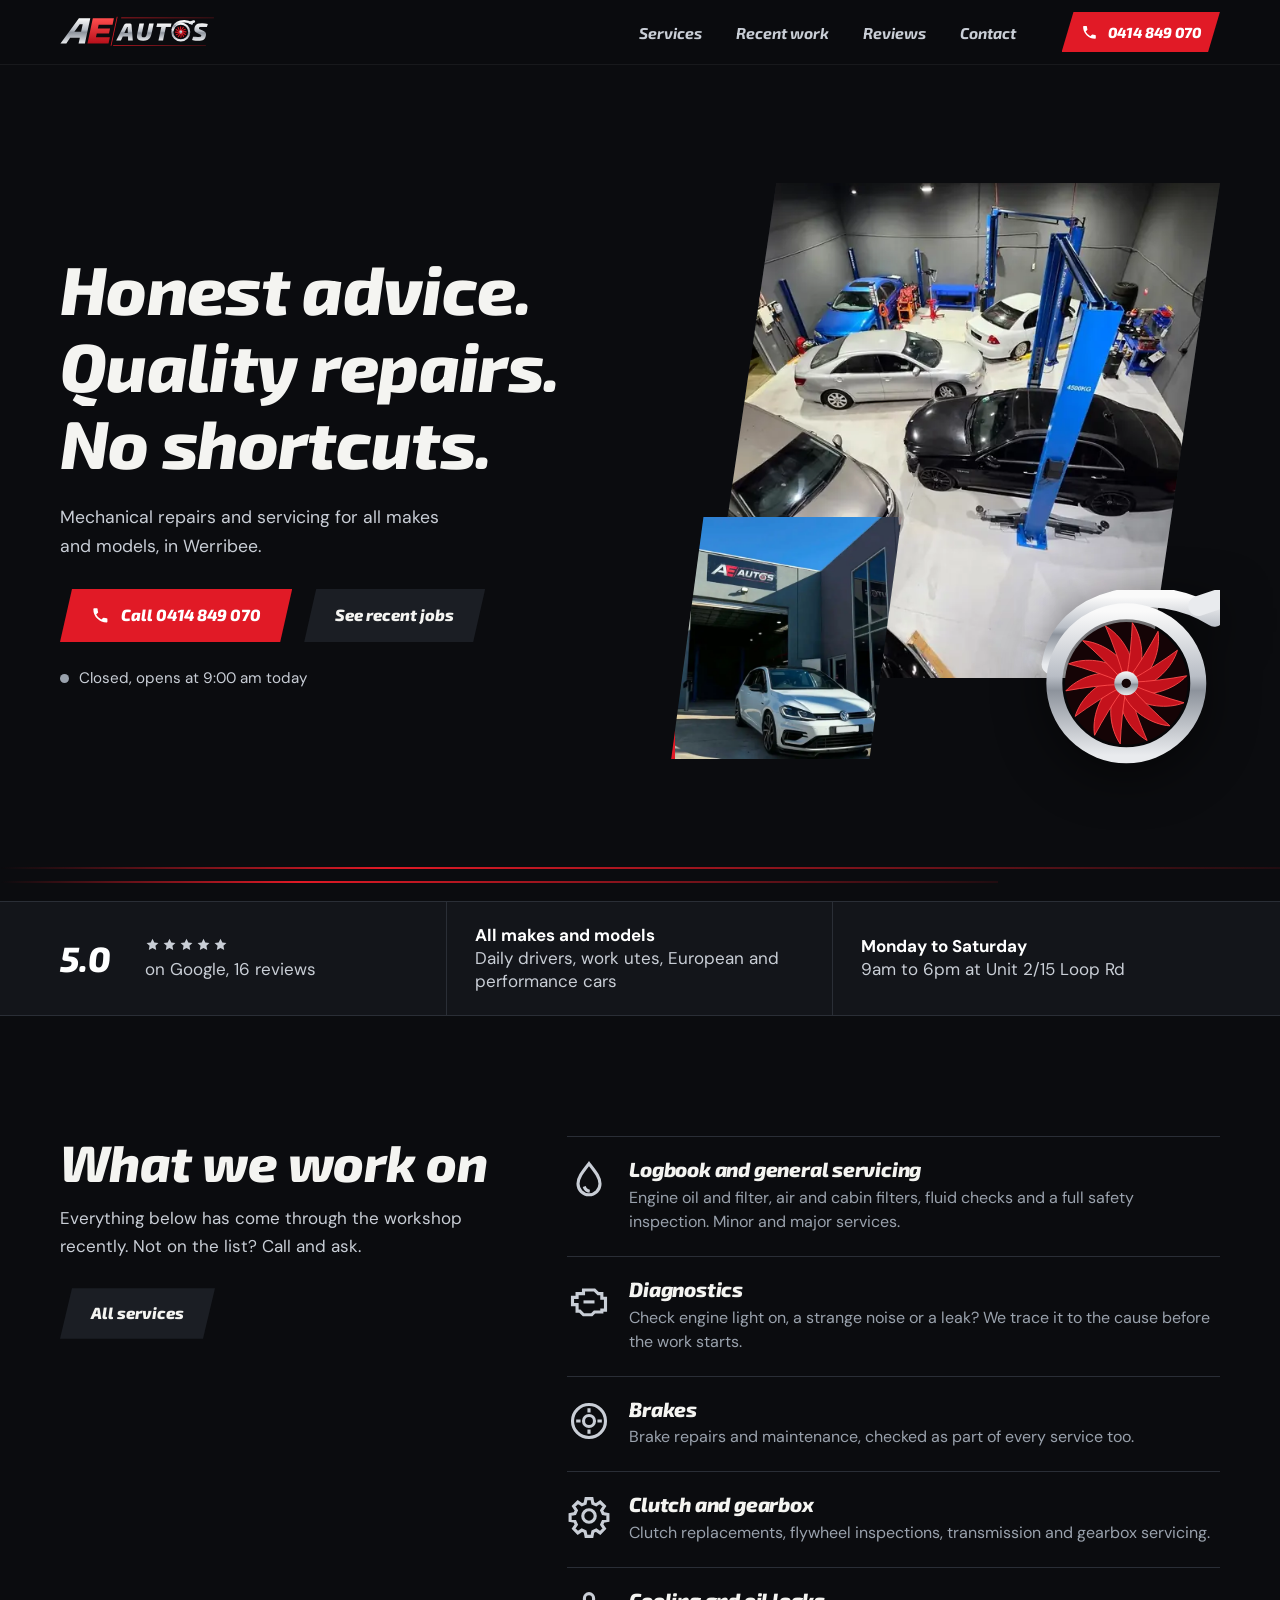
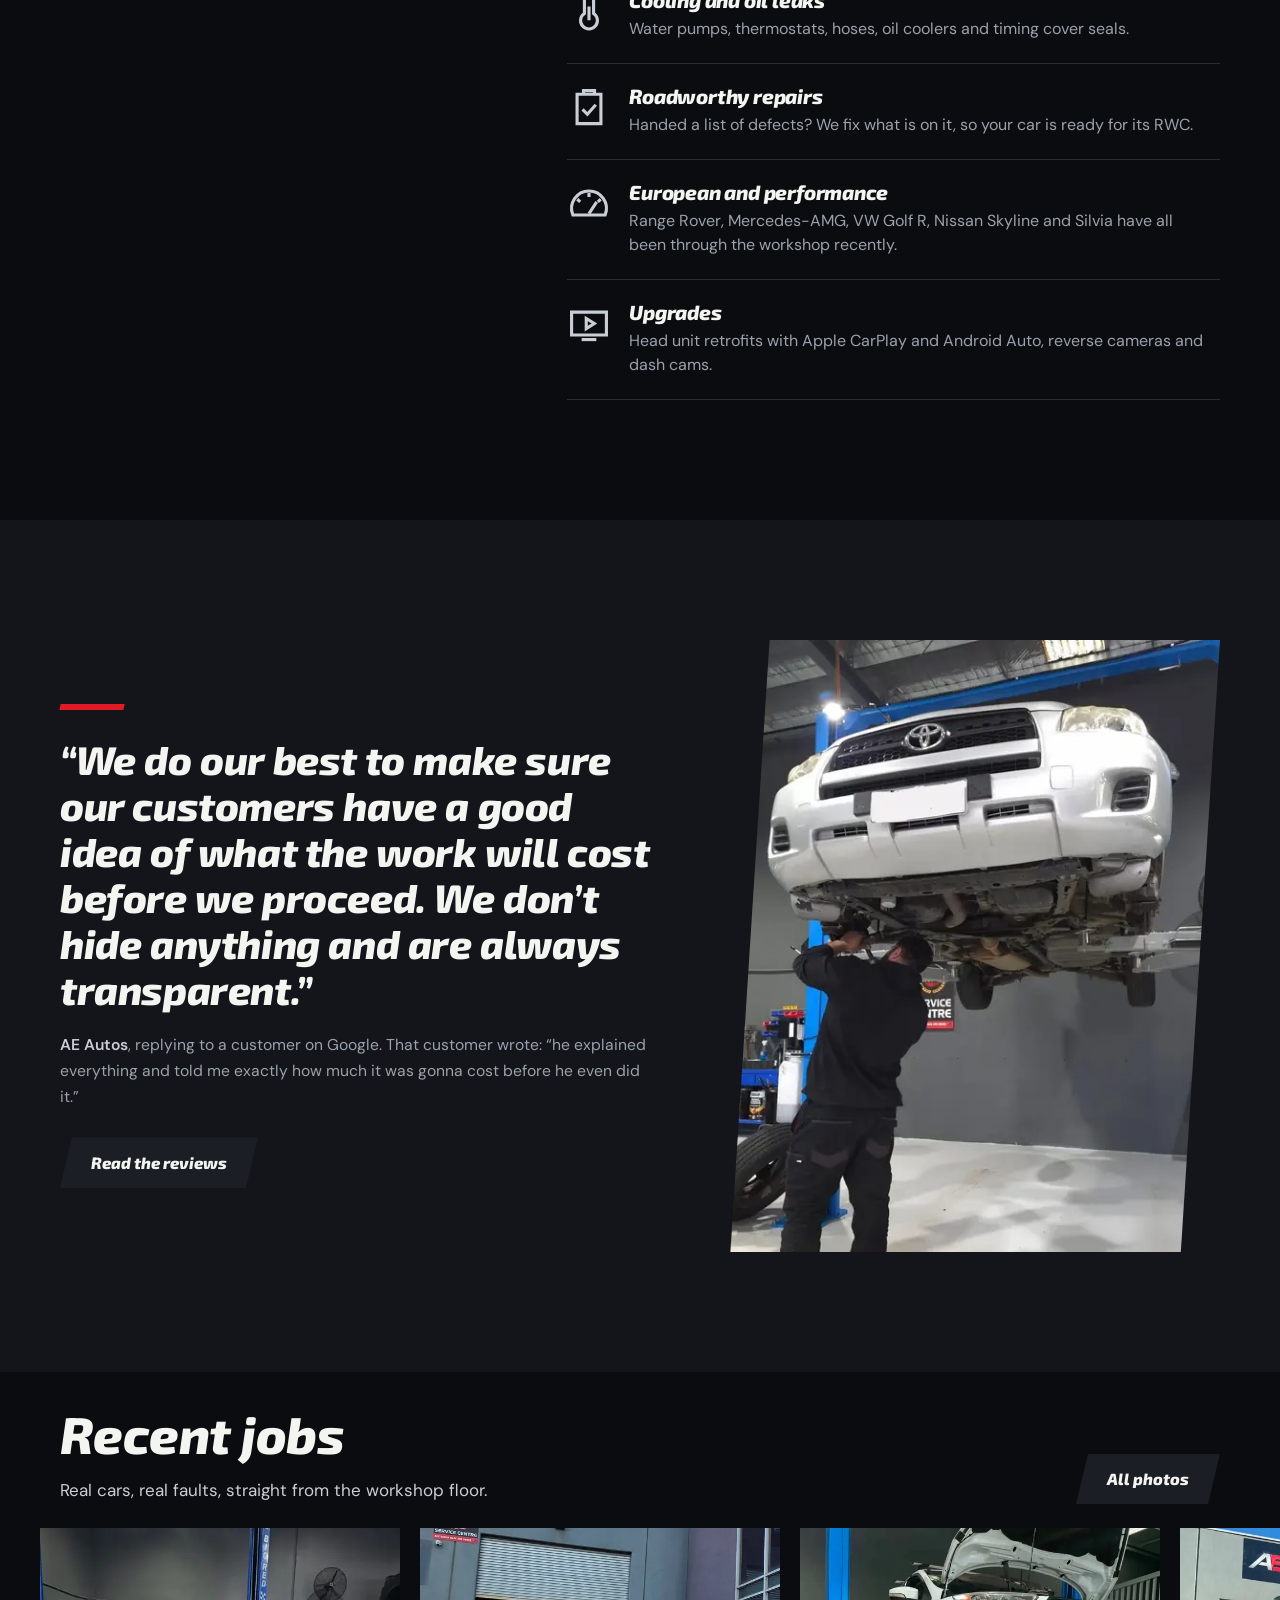
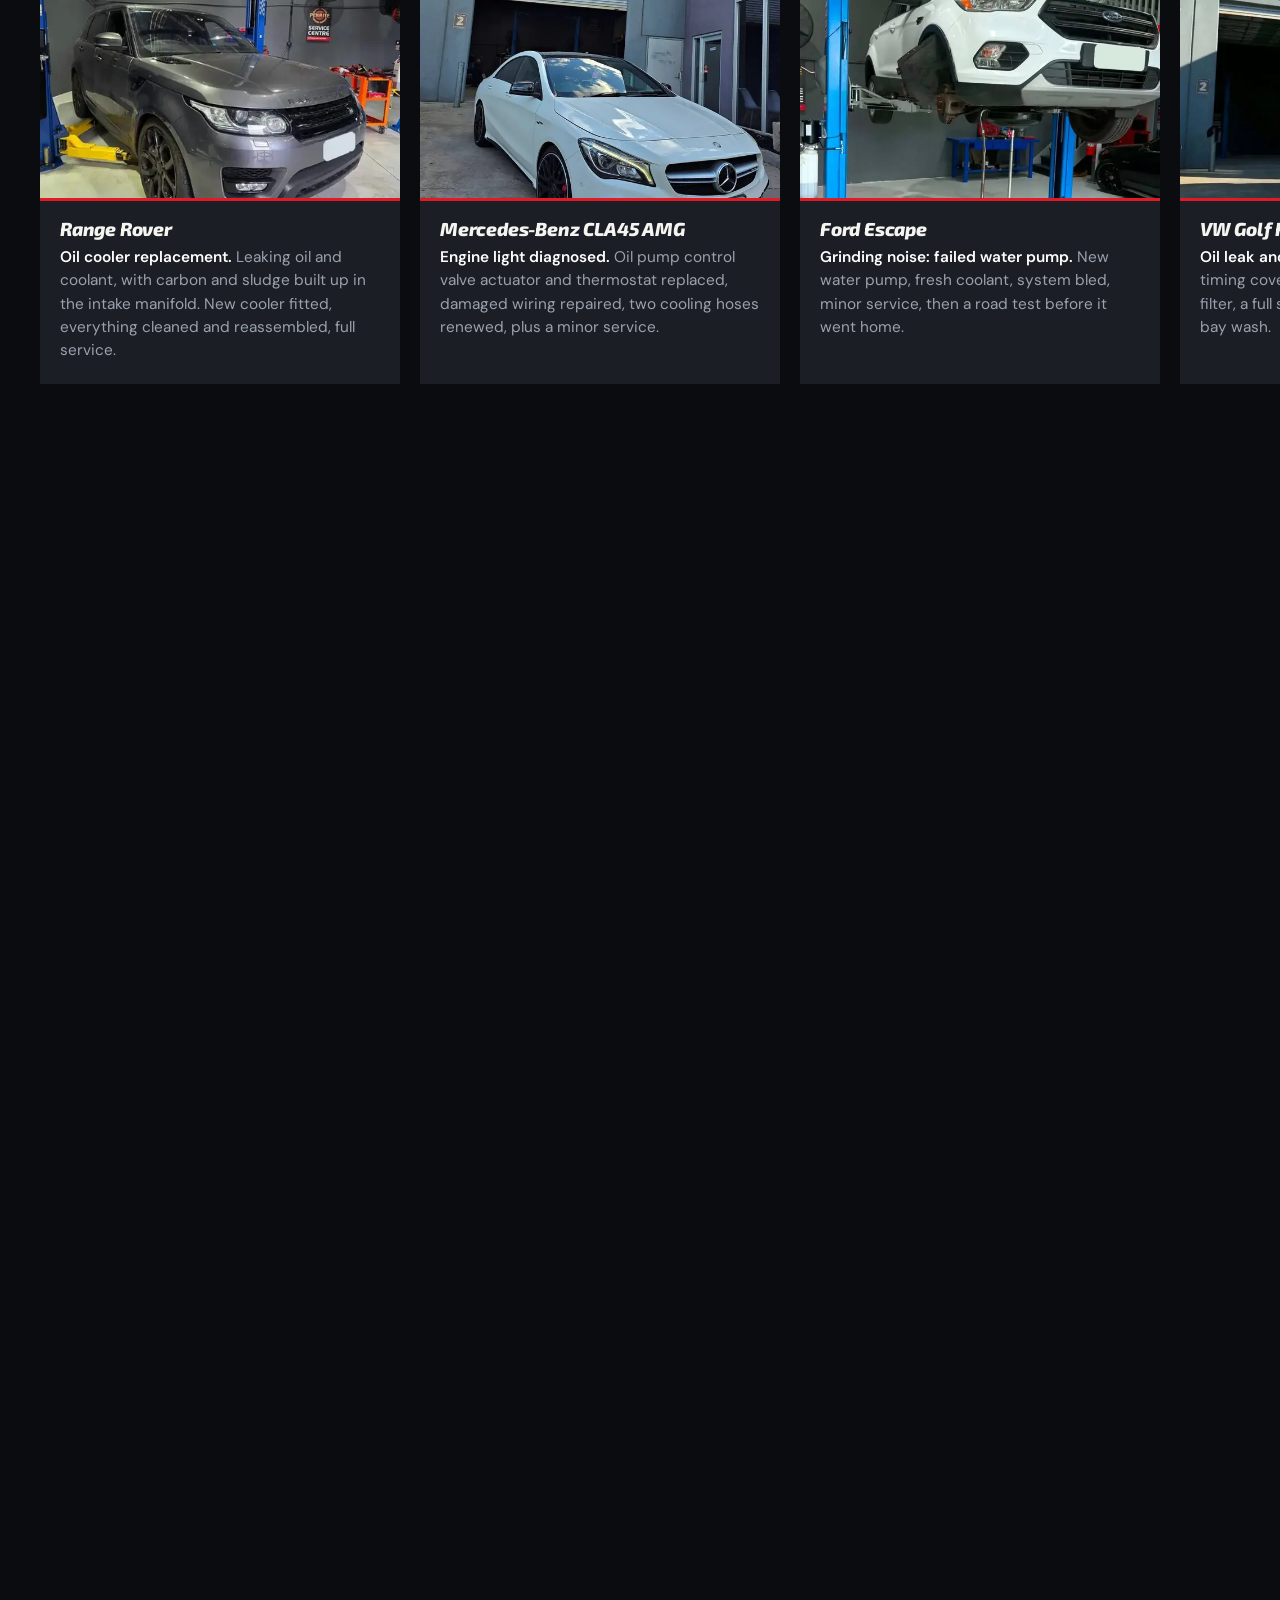
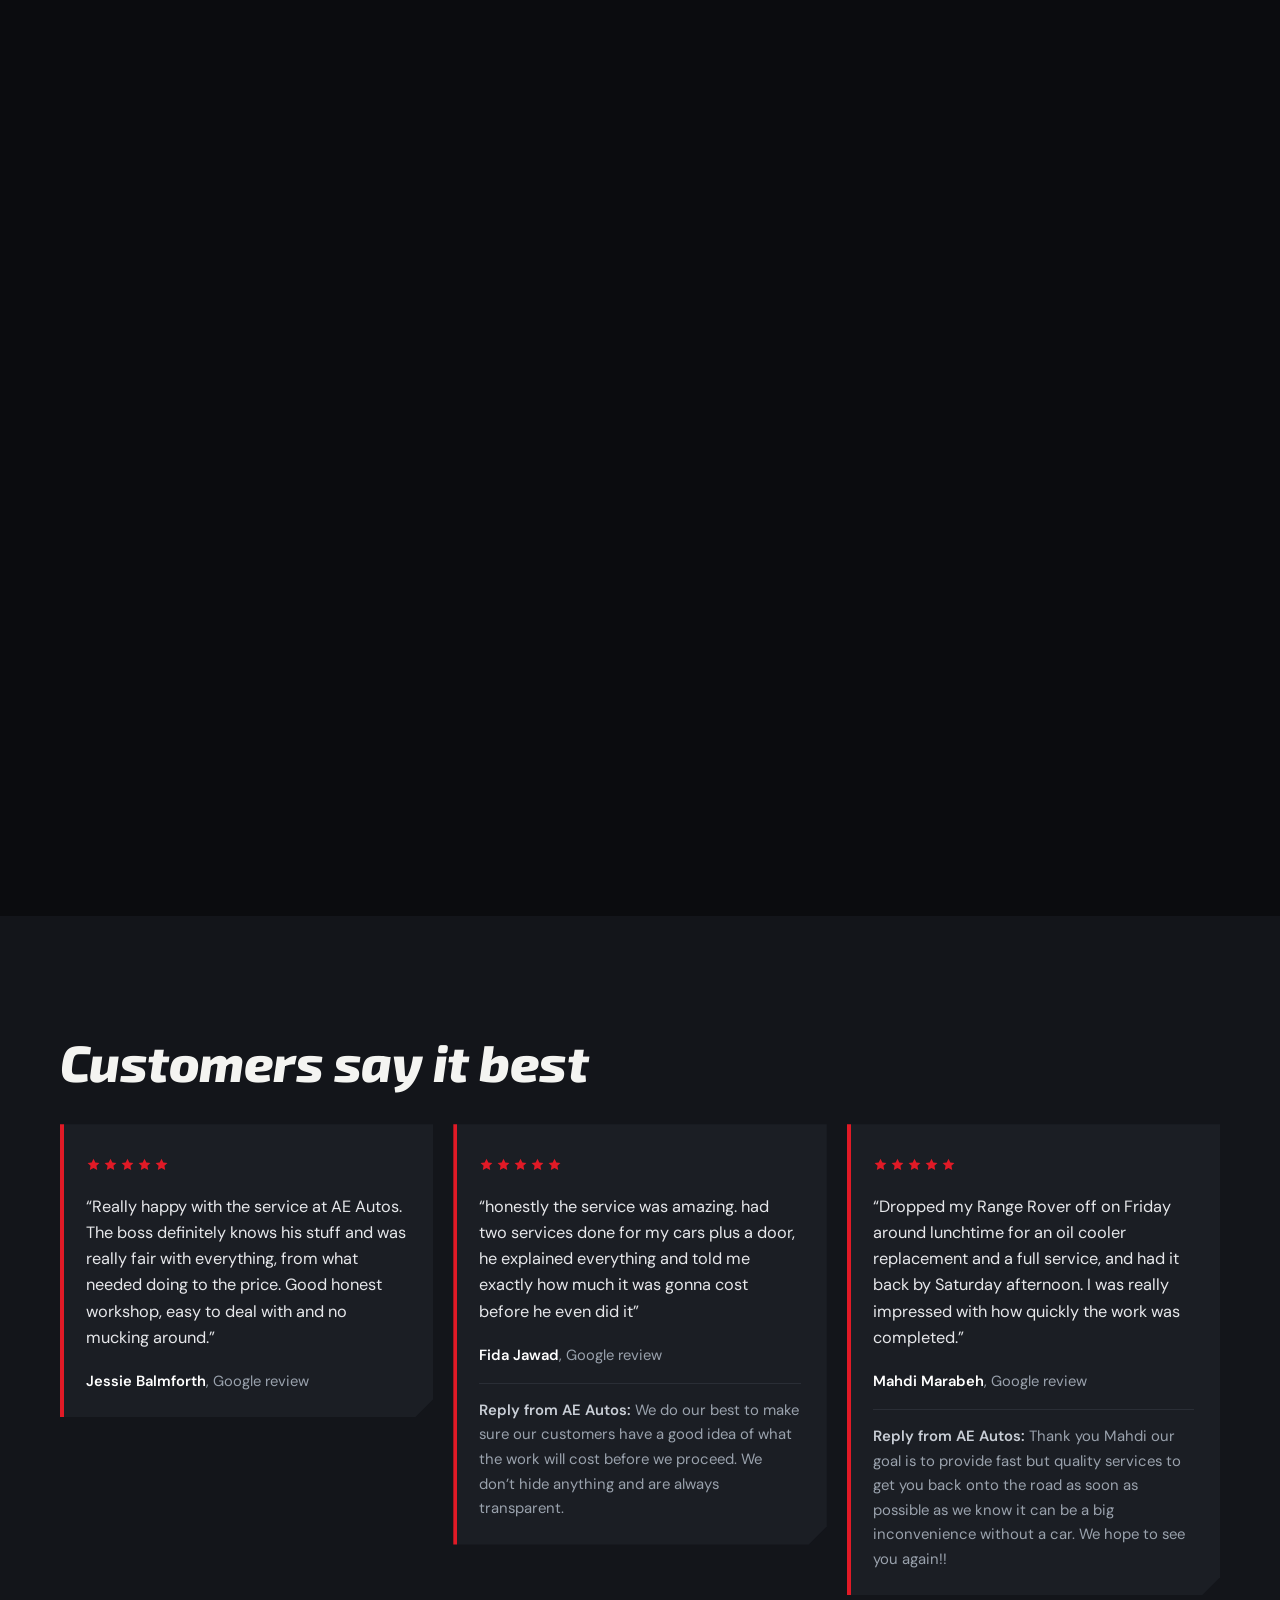
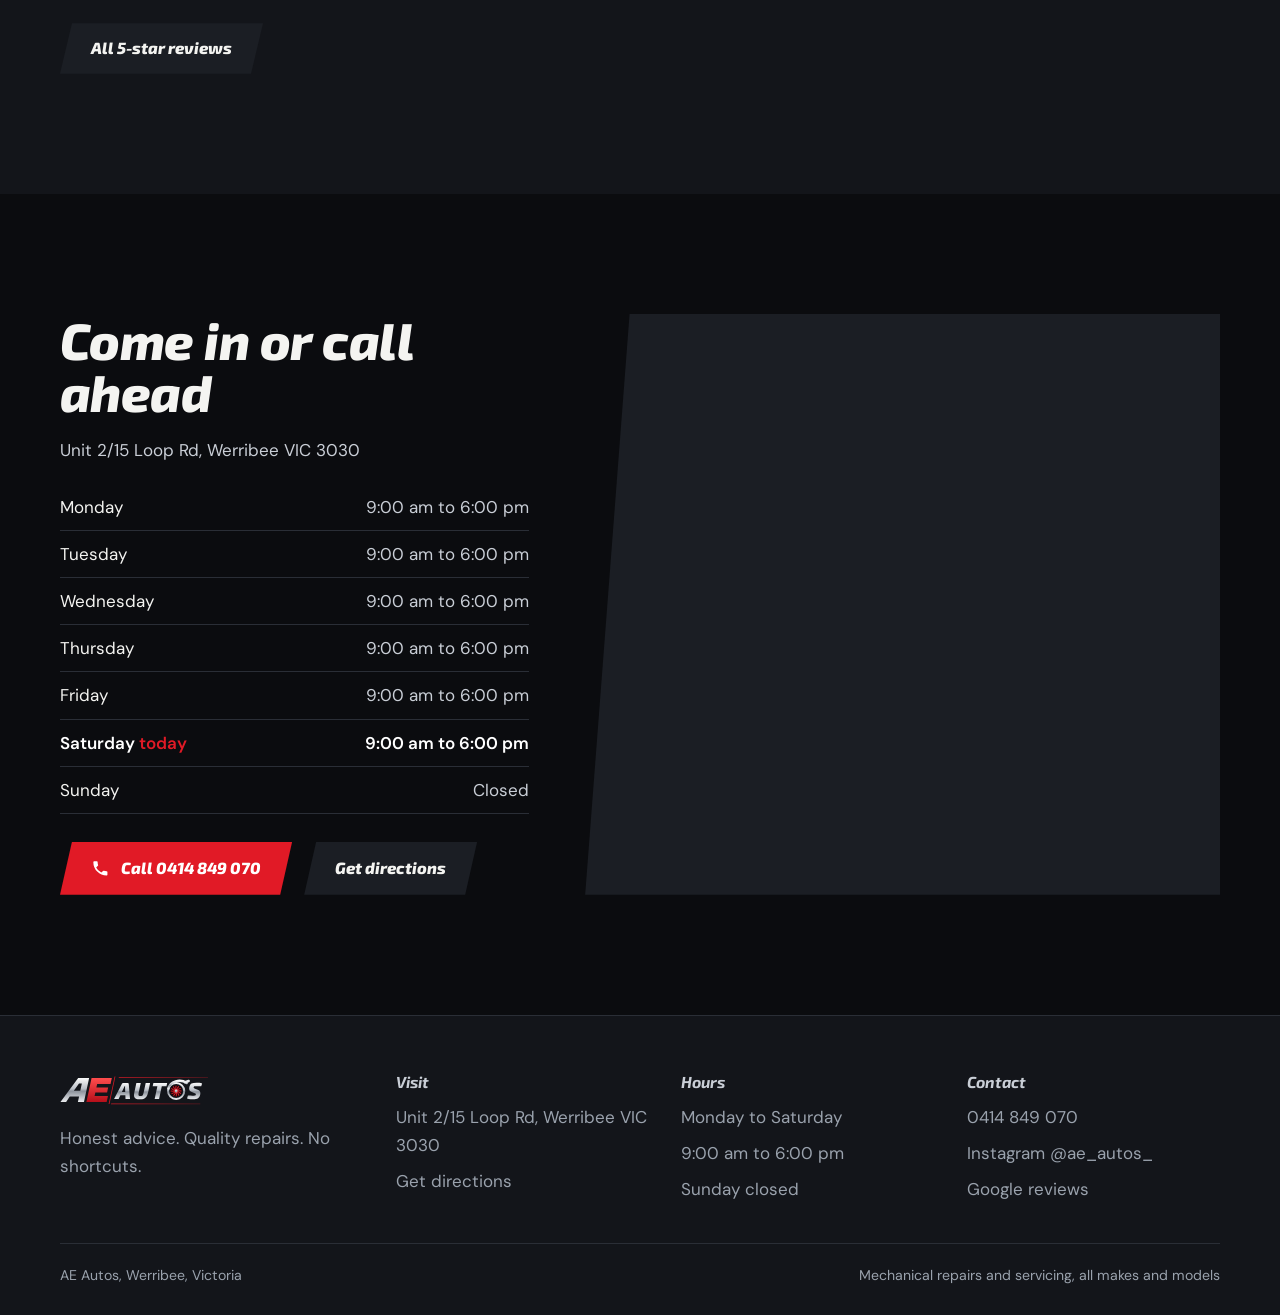
<file: index.html>
<!doctype html>
<html lang="en">
<head>
<meta charset="utf-8">
<meta name="viewport" content="width=device-width,initial-scale=1">
<title>AE Autos | Mechanic in Werribee, VIC</title>
<meta name="description" content="Mechanical repairs and servicing for all makes and models at Unit 2/15 Loop Rd, Werribee. Honest advice, quality repairs, no shortcuts. Call 0414 849 070.">
<meta name="robots" content="noindex, nofollow">
<meta name="theme-color" content="#0b0c0f">
<link rel="icon" href="img/favicon.svg" type="image/svg+xml">
<link rel="preload" href="fonts/exo-2-latin-800-italic.woff2" as="font" type="font/woff2" crossorigin>
<link rel="preload" href="fonts/dm-sans-latin-wght-normal.woff2" as="font" type="font/woff2" crossorigin>
<meta property="og:type" content="website">
<meta property="og:site_name" content="AE Autos">
<meta property="og:title" content="AE Autos | Mechanic in Werribee, VIC">
<meta property="og:description" content="Mechanical repairs and servicing for all makes and models at Unit 2/15 Loop Rd, Werribee. Honest advice, quality repairs, no shortcuts. Call 0414 849 070.">
<meta property="og:image" content="https://konkos-design.github.io/ae-autos/img/og.jpg">
<meta property="og:image:width" content="1200">
<meta property="og:image:height" content="630">
<meta property="og:url" content="https://konkos-design.github.io/ae-autos/">
<meta name="twitter:card" content="summary_large_image">
<meta name="twitter:title" content="AE Autos | Mechanic in Werribee, VIC">
<meta name="twitter:description" content="Mechanical repairs and servicing for all makes and models at Unit 2/15 Loop Rd, Werribee. Honest advice, quality repairs, no shortcuts. Call 0414 849 070.">
<meta name="twitter:image" content="https://konkos-design.github.io/ae-autos/img/og.jpg">
<script>document.documentElement.classList.add('js')</script>
<link rel="stylesheet" href="css/style.css">
</head>
<body>
<a class="skip" href="#main">Skip to content</a>
<svg width="0" height="0" style="position:absolute" aria-hidden="true" focusable="false"><defs>
<symbol id="i-drop" viewBox="0 0 24 24"><path d="M12 2.5C15.5 7 18 10 18 13.5a6 6 0 0 1-12 0C6 10 8.5 7 12 2.5z"/><path class="acc" d="M9.4 15c.4 1.5 1.5 2.4 3 2.6"/></symbol>
<symbol id="i-engine" viewBox="0 0 24 24"><path d="M3 10h2.5V8H9V6h6l2 2h2v2.5h2V17h-2v1h-4l-1.5 1.5H9L7 17.5H5.5V14H3z"/><path class="acc" d="M9 12.5h6"/></symbol>
<symbol id="i-brake" viewBox="0 0 24 24"><circle cx="12" cy="12" r="9"/><circle cx="12" cy="12" r="3"/><path class="acc" d="M12 5v2.4M12 16.6V19M5 12h2.4M16.6 12H19"/></symbol>
<symbol id="i-gear" viewBox="0 0 24 24"><circle cx="12" cy="12" r="3.4"/><path d="M10.4 2.5h3.2l.5 2.6 1.8.8 2.2-1.5 2.3 2.3-1.5 2.2.8 1.8 2.6.5v3.2l-2.6.5-.8 1.8 1.5 2.2-2.3 2.3-2.2-1.5-1.8.8-.5 2.6h-3.2l-.5-2.6-1.8-.8-2.2 1.5-2.3-2.3 1.5-2.2-.8-1.8-2.6-.5v-3.2l2.6-.5.8-1.8-1.5-2.2 2.3-2.3 2.2 1.5 1.8-.8z"/></symbol>
<symbol id="i-temp" viewBox="0 0 24 24"><path d="M9.5 4.5a2.5 2.5 0 0 1 5 0v8.3a4.6 4.6 0 1 1-5 0z"/><path class="acc" d="M12 9v7.5"/></symbol>
<symbol id="i-check" viewBox="0 0 24 24"><path d="M5.5 4.5h13v16h-13z"/><path d="M9 4.5v-2h6v2"/><path class="acc" d="M8.5 12.8l2.6 2.6 4.6-5.2"/></symbol>
<symbol id="i-screen" viewBox="0 0 24 24"><path d="M2.5 5.5h19v12.5h-19z"/><path d="M8 20.5h8"/><path class="acc" d="M10.5 9v5.5l4.4-2.75z"/></symbol>
<symbol id="i-turbo" viewBox="0 0 24 24"><path d="M3.2 18A9.5 9.5 0 1 1 20.8 18z"/><path d="M12 6v2.2M5.6 9.4l1.6 1.4M18.4 9.4l-1.6 1.4"/><path class="acc" d="M12 17.2l4.2-6.4"/></symbol>
<symbol id="i-phone" viewBox="0 0 24 24"><path fill="currentColor" stroke="none" d="M6.6 10.8a15.2 15.2 0 0 0 6.6 6.6l2.2-2.2a1 1 0 0 1 1-.25 11.4 11.4 0 0 0 3.6.57 1 1 0 0 1 1 1V20a1 1 0 0 1-1 1A17 17 0 0 1 3 4a1 1 0 0 1 1-1h3.5a1 1 0 0 1 1 1c0 1.25.2 2.45.57 3.57a1 1 0 0 1-.25 1z"/></symbol>
<symbol id="i-star" viewBox="0 0 24 24"><path fill="currentColor" d="M12 2.6l2.9 6 6.6.9-4.8 4.6 1.2 6.5L12 17.4 6.1 20.6l1.2-6.5L2.5 9.5l6.6-.9z"/></symbol>
</defs></svg>
<header class="hdr">
<div class="wrap hdr__in">
<a class="logo" href="index.html" aria-label="AE Autos, home"><img src="img/logo.svg" width="740" height="190" alt="AE Autos"></a>
<nav class="nav" aria-label="Main"><a href="services.html">Services</a><a href="work.html">Recent work</a><a href="reviews.html">Reviews</a><a href="contact.html">Contact</a></nav>
<a class="btn btn--sm hdr__call" href="tel:+61414849070"><svg aria-hidden="true"><use href="#i-phone"/></svg>0414 849 070</a>
<a class="hdr__ico" href="tel:+61414849070" aria-label="Call AE Autos"><svg><use href="#i-phone"/></svg></a>
<button class="burger" aria-expanded="false" aria-controls="menu" aria-label="Menu"><span></span></button>
</div>
<div class="prog" aria-hidden="true"></div>
</header>
<div class="menu" id="menu"><a href="index.html">Home</a><a href="services.html">Services</a><a href="work.html">Recent work</a><a href="reviews.html">Reviews</a><a href="contact.html">Contact</a>
<a class="btn" href="tel:+61414849070"><svg aria-hidden="true"><use href="#i-phone"/></svg>Call 0414 849 070</a>
<p class="menu__meta">Unit 2/15 Loop Rd, Werribee VIC 3030<br>Mon to Sat, 9am to 6pm</p></div>
<main id="main">
<section class="hero">
<div class="hero__lines" aria-hidden="true"><i></i><i></i></div>
<div class="wrap hero__in">
<div class="hero__copy">
<h1><span class="l"><span>Honest advice.</span></span><span class="l"><span>Quality repairs.</span></span><span class="l"><span>No shortcuts.</span></span></h1>
<p class="hero__sub">Mechanical repairs and servicing for all makes and models, in Werribee.</p>
<div class="hero__cta">
<a class="btn" href="tel:+61414849070"><svg aria-hidden="true"><use href="#i-phone"/></svg>Call 0414 849 070</a>
<a class="btn btn--ghost" href="work.html">See recent jobs</a>
</div>
<p class="status" id="status" data-open="0"><i></i><span>Mon to Sat, 9am to 6pm</span></p>
</div>
<div class="hero__art">
<div class="shape shape--main"><img src="img/job-13-640.webp" srcset="img/job-13-640.webp 640w, img/job-13-960.webp 960w, img/job-13.webp 1280w" sizes="(min-width:900px) 520px, 75vw" width="1280" height="1280" alt="Inside the AE Autos workshop, cars raised on blue hoists" fetchpriority="high"></div>
<div class="shape shape--sub"><img src="img/job-10-640.webp" srcset="img/job-10-640.webp 640w, img/job-10.webp 1280w" sizes="(min-width:900px) 240px, 40vw" width="1280" height="1280" alt="A white VW Golf R at the workshop entrance under the AE Autos sign"></div>
<svg id="spool" class="spool" viewBox="-70 -70 140 140" aria-hidden="true" focusable="false">
<defs><linearGradient id="spool-sv" x1="0" y1="0" x2="0" y2="1"><stop offset="0" stop-color="#fafafa"/><stop offset=".45" stop-color="#b9bec6"/><stop offset=".55" stop-color="#8d939c"/><stop offset="1" stop-color="#e9ebee"/></linearGradient></defs>
<path d="M-56 -14 C-48 -66 22 -78 66 -50" fill="none" stroke="url(#spool-sv)" stroke-width="15" stroke-linecap="round"/>
<path d="M54 -58 L78 -66" stroke="#e9ebee" stroke-width="15" stroke-linecap="round"/>
<circle r="54" fill="none" stroke="url(#spool-sv)" stroke-width="12"/>
<circle r="46" fill="#150406"/>
<g class="imp"><path transform="rotate(0.0)" d="M4 -2 C16 -6 30 -12 42 -18 C36 -6 22 4 8 5 Z" fill="#c4121c" stroke="#ff4d4d" stroke-width=".6" stroke-linejoin="round"/><path transform="rotate(25.7)" d="M4 -2 C16 -6 30 -12 42 -18 C36 -6 22 4 8 5 Z" fill="#c4121c" stroke="#ff4d4d" stroke-width=".6" stroke-linejoin="round"/><path transform="rotate(51.4)" d="M4 -2 C16 -6 30 -12 42 -18 C36 -6 22 4 8 5 Z" fill="#c4121c" stroke="#ff4d4d" stroke-width=".6" stroke-linejoin="round"/><path transform="rotate(77.1)" d="M4 -2 C16 -6 30 -12 42 -18 C36 -6 22 4 8 5 Z" fill="#c4121c" stroke="#ff4d4d" stroke-width=".6" stroke-linejoin="round"/><path transform="rotate(102.9)" d="M4 -2 C16 -6 30 -12 42 -18 C36 -6 22 4 8 5 Z" fill="#c4121c" stroke="#ff4d4d" stroke-width=".6" stroke-linejoin="round"/><path transform="rotate(128.6)" d="M4 -2 C16 -6 30 -12 42 -18 C36 -6 22 4 8 5 Z" fill="#c4121c" stroke="#ff4d4d" stroke-width=".6" stroke-linejoin="round"/><path transform="rotate(154.3)" d="M4 -2 C16 -6 30 -12 42 -18 C36 -6 22 4 8 5 Z" fill="#c4121c" stroke="#ff4d4d" stroke-width=".6" stroke-linejoin="round"/><path transform="rotate(180.0)" d="M4 -2 C16 -6 30 -12 42 -18 C36 -6 22 4 8 5 Z" fill="#c4121c" stroke="#ff4d4d" stroke-width=".6" stroke-linejoin="round"/><path transform="rotate(205.7)" d="M4 -2 C16 -6 30 -12 42 -18 C36 -6 22 4 8 5 Z" fill="#c4121c" stroke="#ff4d4d" stroke-width=".6" stroke-linejoin="round"/><path transform="rotate(231.4)" d="M4 -2 C16 -6 30 -12 42 -18 C36 -6 22 4 8 5 Z" fill="#c4121c" stroke="#ff4d4d" stroke-width=".6" stroke-linejoin="round"/><path transform="rotate(257.1)" d="M4 -2 C16 -6 30 -12 42 -18 C36 -6 22 4 8 5 Z" fill="#c4121c" stroke="#ff4d4d" stroke-width=".6" stroke-linejoin="round"/><path transform="rotate(282.9)" d="M4 -2 C16 -6 30 -12 42 -18 C36 -6 22 4 8 5 Z" fill="#c4121c" stroke="#ff4d4d" stroke-width=".6" stroke-linejoin="round"/><path transform="rotate(308.6)" d="M4 -2 C16 -6 30 -12 42 -18 C36 -6 22 4 8 5 Z" fill="#c4121c" stroke="#ff4d4d" stroke-width=".6" stroke-linejoin="round"/><path transform="rotate(334.3)" d="M4 -2 C16 -6 30 -12 42 -18 C36 -6 22 4 8 5 Z" fill="#c4121c" stroke="#ff4d4d" stroke-width=".6" stroke-linejoin="round"/></g>
<circle r="9" fill="url(#spool-sv)"/><circle r="3.5" fill="#150406"/></svg>
</div>
</div>
</section>
<div class="facts"><div class="wrap facts__in">
<div class="fact"><b class="count" data-to="5.0">5.0</b><span><span class="stars" role="img" aria-label="5 out of 5 stars"><svg aria-hidden="true"><use href="#i-star"/></svg><svg aria-hidden="true"><use href="#i-star"/></svg><svg aria-hidden="true"><use href="#i-star"/></svg><svg aria-hidden="true"><use href="#i-star"/></svg><svg aria-hidden="true"><use href="#i-star"/></svg></span><br>on Google, 16 reviews</span></div>
<div class="fact"><span><strong style="color:#fff">All makes and models</strong><br>Daily drivers, work utes, European and performance cars</span></div>
<div class="fact"><span><strong style="color:#fff">Monday to Saturday</strong><br>9am to 6pm at Unit 2/15 Loop Rd</span></div>
</div></div>

<section class="sec">
<div class="wrap split">
<div class="stick rv-in"><h2 class="h2">What we work on</h2><p class="lede">Everything below has come through the workshop recently. Not on the list? Call and ask.</p>
<div class="more"><a class="btn btn--ghost" href="services.html">All services</a></div></div>
<ul class="rows"><li class="row rv-in" style="--d:0.00s"><span class="ico" aria-hidden="true"><svg><use href="#i-drop"/></svg></span><h3>Logbook and general servicing</h3><p>Engine oil and filter, air and cabin filters, fluid checks and a full safety inspection. Minor and major services.</p></li><li class="row rv-in" style="--d:0.06s"><span class="ico" aria-hidden="true"><svg><use href="#i-engine"/></svg></span><h3>Diagnostics</h3><p>Check engine light on, a strange noise or a leak? We trace it to the cause before the work starts.</p></li><li class="row rv-in" style="--d:0.12s"><span class="ico" aria-hidden="true"><svg><use href="#i-brake"/></svg></span><h3>Brakes</h3><p>Brake repairs and maintenance, checked as part of every service too.</p></li><li class="row rv-in" style="--d:0.18s"><span class="ico" aria-hidden="true"><svg><use href="#i-gear"/></svg></span><h3>Clutch and gearbox</h3><p>Clutch replacements, flywheel inspections, transmission and gearbox servicing.</p></li><li class="row rv-in" style="--d:0.00s"><span class="ico" aria-hidden="true"><svg><use href="#i-temp"/></svg></span><h3>Cooling and oil leaks</h3><p>Water pumps, thermostats, hoses, oil coolers and timing cover seals.</p></li><li class="row rv-in" style="--d:0.06s"><span class="ico" aria-hidden="true"><svg><use href="#i-check"/></svg></span><h3>Roadworthy repairs</h3><p>Handed a list of defects? We fix what is on it, so your car is ready for its RWC.</p></li><li class="row rv-in" style="--d:0.12s"><span class="ico" aria-hidden="true"><svg><use href="#i-turbo"/></svg></span><h3>European and performance</h3><p>Range Rover, Mercedes-AMG, VW Golf R, Nissan Skyline and Silvia have all been through the workshop recently.</p></li><li class="row rv-in" style="--d:0.18s"><span class="ico" aria-hidden="true"><svg><use href="#i-screen"/></svg></span><h3>Upgrades</h3><p>Head unit retrofits with Apple CarPlay and Android Auto, reverse cameras and dash cams.</p></li></ul>
</div>
</section>

<section class="sec sec--gun">
<div class="wrap split split--rev" style="align-items:center">
<div class="rv-in"><blockquote class="quote" style="margin:0">“We do our best to make sure our customers have a good idea of what the work will cost before we proceed. We don’t hide anything and are always transparent.”</blockquote>
<p class="cite"><b>AE Autos</b>, replying to a customer on Google. That customer wrote: “he explained everything and told me exactly how much it was gonna cost before he even did it.”</p>
<div class="more"><a class="btn btn--ghost" href="reviews.html">Read the reviews</a></div></div>
<div class="photo photo--tall rv-in" style="--d:.1s"><img src="img/job-11-640.webp" srcset="img/job-11-640.webp 640w, img/job-11.webp 1280w" sizes="(min-width:900px) 480px, 92vw" width="1280" height="1280" loading="lazy" alt="A mechanic working underneath a Toyota RAV4 raised on a hoist"></div>
</div>
</section>

<section class="sec jobs" id="jobs">
<div class="wrap jobs__head rv-in"><div><h2 class="h2">Recent jobs</h2><p class="lede">Real cars, real faults, straight from the workshop floor.</p></div><a class="btn btn--ghost" href="work.html">All photos</a></div>
<div class="jobs__track"><article class="job"><div class="im"><img src="img/job-06-640.webp" srcset="img/job-06-640.webp 640w, img/job-06.webp 1280w" sizes="(min-width:900px) 360px, 78vw" width="1280" height="1280" loading="lazy" alt="A grey Range Rover Sport parked in the workshop"></div><div class="job__b"><h3>Range Rover</h3><p><b style="color:#fff;font-weight:600">Oil cooler replacement.</b> Leaking oil and coolant, with carbon and sludge built up in the intake manifold. New cooler fitted, everything cleaned and reassembled, full service.</p></div></article><article class="job"><div class="im"><img src="img/job-04-640.webp" srcset="img/job-04-640.webp 640w, img/job-04.webp 1280w" sizes="(min-width:900px) 360px, 78vw" width="1280" height="1280" loading="lazy" alt="A white Mercedes-AMG CLA45 outside the workshop door"></div><div class="job__b"><h3>Mercedes-Benz CLA45 AMG</h3><p><b style="color:#fff;font-weight:600">Engine light diagnosed.</b> Oil pump control valve actuator and thermostat replaced, damaged wiring repaired, two cooling hoses renewed, plus a minor service.</p></div></article><article class="job"><div class="im"><img src="img/job-05-640.webp" srcset="img/job-05-640.webp 640w, img/job-05.webp 1280w" sizes="(min-width:900px) 360px, 78vw" width="1280" height="1280" loading="lazy" alt="A white Ford Escape raised on a hoist"></div><div class="job__b"><h3>Ford Escape</h3><p><b style="color:#fff;font-weight:600">Grinding noise: failed water pump.</b> New water pump, fresh coolant, system bled, minor service, then a road test before it went home.</p></div></article><article class="job"><div class="im"><img src="img/job-10-640.webp" srcset="img/job-10-640.webp 640w, img/job-10.webp 1280w" sizes="(min-width:900px) 360px, 78vw" width="1280" height="1280" loading="lazy" alt="A white VW Golf R parked in front of the workshop"></div><div class="job__b"><h3>VW Golf R</h3><p><b style="color:#fff;font-weight:600">Oil leak and roadworthy repairs.</b> Upper timing cover and seals replaced, oil and filter, a full safety inspection and an engine bay wash.</p></div></article><article class="job"><div class="im"><img src="img/job-09-640.webp" srcset="img/job-09-640.webp 640w, img/job-09.webp 1280w" sizes="(min-width:900px) 360px, 78vw" width="1280" height="1280" loading="lazy" alt="A black Holden VE SS with the bonnet open"></div><div class="job__b"><h3>Holden VE SS</h3><p><b style="color:#fff;font-weight:600">Fourteen roadworthy repairs.</b> Tyres, lights, suspension, an engine oil leak and a handbrake adjustment, all sorted to Victorian standards.</p></div></article><article class="job"><div class="im"><img src="img/job-15-640.webp" srcset="img/job-15-640.webp 640w, img/job-15.webp 1280w" sizes="(min-width:900px) 360px, 78vw" width="1280" height="1280" loading="lazy" alt="A Toyota Hilux on a hoist with its wheels off"></div><div class="job__b"><h3>Toyota Hilux</h3><p><b style="color:#fff;font-weight:600">Major service and diff oil.</b> Full major service with front and rear differential oil replacement.</p></div></article><article class="job"><div class="im"><img src="img/job-02-640.webp" srcset="img/job-02-640.webp 640w, img/job-02.webp 1280w" sizes="(min-width:900px) 360px, 78vw" width="1280" height="1280" loading="lazy" alt="A black Nissan Silvia S15 raised on a hoist"></div><div class="job__b"><h3>Nissan Silvia S15</h3><p><b style="color:#fff;font-weight:600">Plugs, service and thrust bearing.</b> Fresh spark plugs, a minor service and a new thrust bearing.</p></div></article><article class="job"><div class="im"><img src="img/job-12-640.webp" srcset="img/job-12-640.webp 640w, img/job-12.webp 1280w" sizes="(min-width:900px) 360px, 78vw" width="1280" height="1280" loading="lazy" alt="A white Ford Ranger in the workshop"></div><div class="job__b"><h3>Ford Ranger</h3><p><b style="color:#fff;font-weight:600">EGR sensor fault.</b> Faulty EGR temperature sensor replaced, codes cleared, and a dash cam fitted while it was in.</p></div></article></div>
</section>

<section class="sec sec--gun">
<div class="wrap">
<h2 class="h2 rv-in">Customers say it best</h2>
<div class="rev rev--3" style="margin-top:36px">
<article class="rv rv-in"><span class="stars" role="img" aria-label="5 out of 5 stars"><svg aria-hidden="true"><use href="#i-star"/></svg><svg aria-hidden="true"><use href="#i-star"/></svg><svg aria-hidden="true"><use href="#i-star"/></svg><svg aria-hidden="true"><use href="#i-star"/></svg><svg aria-hidden="true"><use href="#i-star"/></svg></span><p>“Really happy with the service at AE Autos. The boss definitely knows his stuff and was really fair with everything, from what needed doing to the price. Good honest workshop, easy to deal with and no mucking around.”</p><footer><b>Jessie Balmforth</b>, Google review</footer></article>
<article class="rv rv-in"><span class="stars" role="img" aria-label="5 out of 5 stars"><svg aria-hidden="true"><use href="#i-star"/></svg><svg aria-hidden="true"><use href="#i-star"/></svg><svg aria-hidden="true"><use href="#i-star"/></svg><svg aria-hidden="true"><use href="#i-star"/></svg><svg aria-hidden="true"><use href="#i-star"/></svg></span><p>“honestly the service was amazing. had two services done for my cars plus a door, he explained everything and told me exactly how much it was gonna cost before he even did it”</p><footer><b>Fida Jawad</b>, Google review</footer><div class="reply"><b>Reply from AE Autos:</b> We do our best to make sure our customers have a good idea of what the work will cost before we proceed. We don’t hide anything and are always transparent.</div></article>
<article class="rv rv-in"><span class="stars" role="img" aria-label="5 out of 5 stars"><svg aria-hidden="true"><use href="#i-star"/></svg><svg aria-hidden="true"><use href="#i-star"/></svg><svg aria-hidden="true"><use href="#i-star"/></svg><svg aria-hidden="true"><use href="#i-star"/></svg><svg aria-hidden="true"><use href="#i-star"/></svg></span><p>“Dropped my Range Rover off on Friday around lunchtime for an oil cooler replacement and a full service, and had it back by Saturday afternoon. I was really impressed with how quickly the work was completed.”</p><footer><b>Mahdi Marabeh</b>, Google review</footer><div class="reply"><b>Reply from AE Autos:</b> Thank you Mahdi our goal is to provide fast but quality services to get you back onto the road as soon as possible as we know it can be a big inconvenience without a car. We hope to see you again!!</div></article>
</div>
<div class="more"><a class="btn btn--ghost" href="reviews.html">All 5-star reviews</a></div>
</div>
</section>

<section class="sec"><div class="wrap"><div class="visit">
<div class="rv-in">
<h2 class="h2">Come in or call ahead</h2>
<address class="addr">Unit 2/15 Loop Rd, Werribee VIC 3030</address>
<table class="hours"><tbody><tr data-d="1"><td>Monday</td><td>9:00 am to 6:00 pm</td></tr><tr data-d="2"><td>Tuesday</td><td>9:00 am to 6:00 pm</td></tr><tr data-d="3"><td>Wednesday</td><td>9:00 am to 6:00 pm</td></tr><tr data-d="4"><td>Thursday</td><td>9:00 am to 6:00 pm</td></tr><tr data-d="5"><td>Friday</td><td>9:00 am to 6:00 pm</td></tr><tr data-d="6"><td>Saturday</td><td>9:00 am to 6:00 pm</td></tr><tr data-d="0"><td>Sunday</td><td>Closed</td></tr></tbody></table>
<div class="hero__cta"><a class="btn" href="tel:+61414849070"><svg aria-hidden="true"><use href="#i-phone"/></svg>Call 0414 849 070</a>
<a class="btn btn--ghost" href="https://www.google.com/maps/dir/?api=1&destination=AE+Autos+Unit+2%2F15+Loop+Rd+Werribee+VIC+3030" target="_blank" rel="noopener">Get directions</a></div>
</div>
<div class="map rv-in" style="--d:.1s"><iframe title="Map showing AE Autos at Unit 2/15 Loop Rd, Werribee VIC 3030" loading="lazy" referrerpolicy="no-referrer-when-downgrade" src="https://maps.google.com/maps?q=Unit+2%2F15+Loop+Rd%2C+Werribee+VIC+3030&z=16&output=embed"></iframe></div>
</div></div></section>
</main>
<footer class="ftr">
<div class="wrap">
<div class="ftr__g">
<div><a class="logo" href="index.html" aria-label="AE Autos, home"><img src="img/logo.svg" width="740" height="190" alt="AE Autos"></a>
<p style="color:var(--mute);max-width:30ch">Honest advice. Quality repairs. No shortcuts.</p></div>
<div><p class="fh">Visit</p><ul><li>Unit 2/15 Loop Rd, Werribee VIC 3030</li><li><a href="https://www.google.com/maps/dir/?api=1&destination=AE+Autos+Unit+2%2F15+Loop+Rd+Werribee+VIC+3030" target="_blank" rel="noopener">Get directions</a></li></ul></div>
<div><p class="fh">Hours</p><ul><li>Monday to Saturday</li><li>9:00 am to 6:00 pm</li><li>Sunday closed</li></ul></div>
<div><p class="fh">Contact</p><ul><li><a href="tel:+61414849070">0414 849 070</a></li><li><a href="https://www.instagram.com/ae_autos_/" target="_blank" rel="noopener">Instagram @ae_autos_</a></li><li><a href="https://www.google.com/maps/place/AE+Autos/@-37.9158346,144.6613727,17z/data=!3m1!4b1!4m6!3m5!1s0x6ad68583e1943697:0x549469bca974b295!8m2!3d-37.9158346!4d144.6613727!16s%2Fg%2F11nq0_n76g" target="_blank" rel="noopener">Google reviews</a></li></ul></div>
</div>
<div class="ftr__b"><span>AE Autos, Werribee, Victoria</span><span>Mechanical repairs and servicing, all makes and models</span></div>
</div>
</footer>
<script src="js/vendor/gsap.min.js" defer></script>
<script src="js/vendor/ScrollTrigger.min.js" defer></script>
<script src="js/main.js" defer></script>
</body>
</html>
</file>
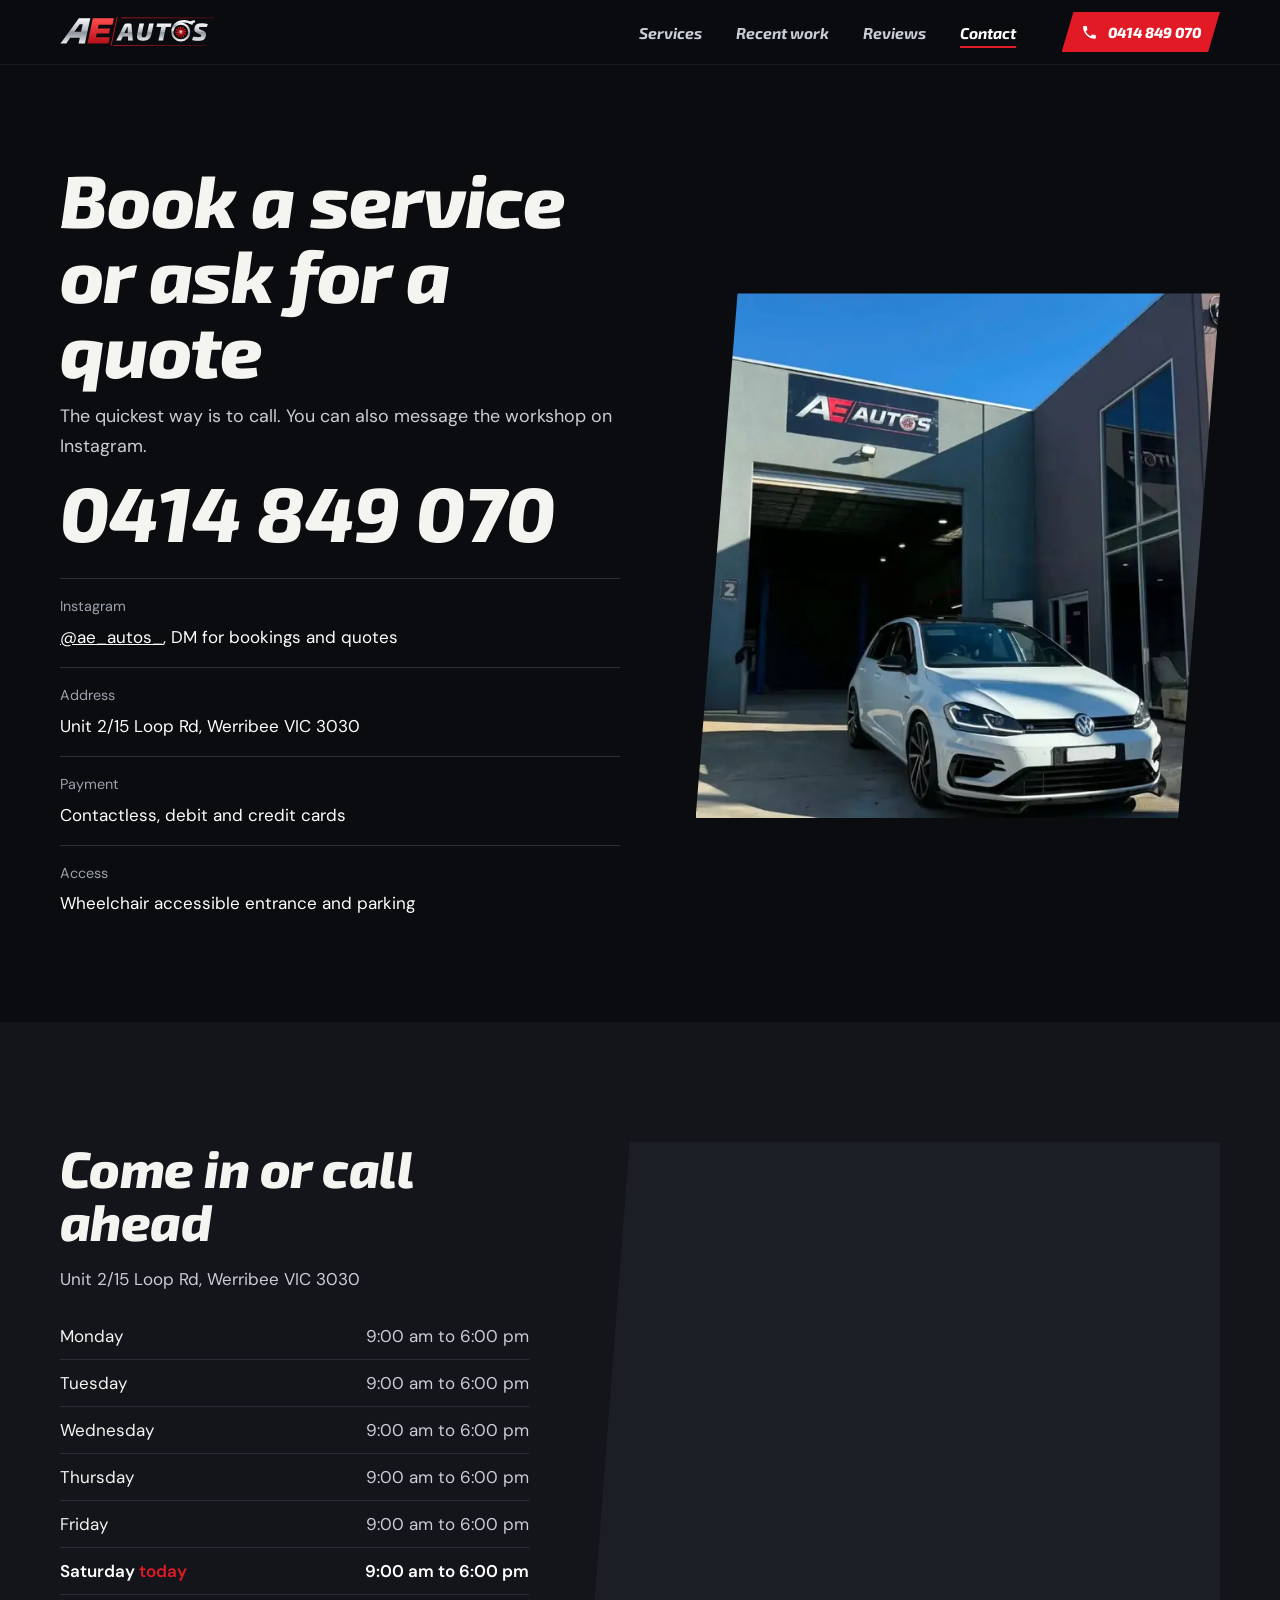
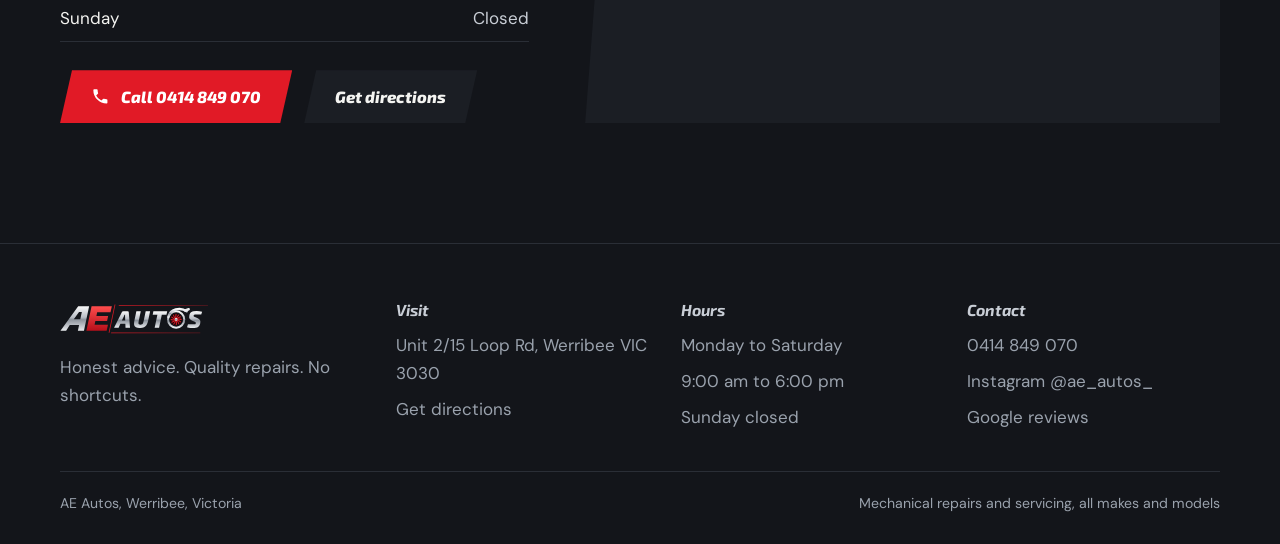
<file: contact.html>
<!doctype html>
<html lang="en">
<head>
<meta charset="utf-8">
<meta name="viewport" content="width=device-width,initial-scale=1">
<title>Contact | AE Autos Werribee</title>
<meta name="description" content="Call AE Autos on 0414 849 070 or message on Instagram. Unit 2/15 Loop Rd, Werribee VIC 3030. Open Monday to Saturday, 9am to 6pm.">
<meta name="robots" content="noindex, nofollow">
<meta name="theme-color" content="#0b0c0f">
<link rel="icon" href="img/favicon.svg" type="image/svg+xml">
<link rel="preload" href="fonts/exo-2-latin-800-italic.woff2" as="font" type="font/woff2" crossorigin>
<link rel="preload" href="fonts/dm-sans-latin-wght-normal.woff2" as="font" type="font/woff2" crossorigin>
<meta property="og:type" content="website">
<meta property="og:site_name" content="AE Autos">
<meta property="og:title" content="Contact | AE Autos Werribee">
<meta property="og:description" content="Call AE Autos on 0414 849 070 or message on Instagram. Unit 2/15 Loop Rd, Werribee VIC 3030. Open Monday to Saturday, 9am to 6pm.">
<meta property="og:image" content="https://konkos-design.github.io/ae-autos/img/og.jpg">
<meta property="og:image:width" content="1200">
<meta property="og:image:height" content="630">
<meta property="og:url" content="https://konkos-design.github.io/ae-autos/contact.html">
<meta name="twitter:card" content="summary_large_image">
<meta name="twitter:title" content="Contact | AE Autos Werribee">
<meta name="twitter:description" content="Call AE Autos on 0414 849 070 or message on Instagram. Unit 2/15 Loop Rd, Werribee VIC 3030. Open Monday to Saturday, 9am to 6pm.">
<meta name="twitter:image" content="https://konkos-design.github.io/ae-autos/img/og.jpg">
<script>document.documentElement.classList.add('js')</script>
<link rel="stylesheet" href="css/style.css">
</head>
<body>
<a class="skip" href="#main">Skip to content</a>
<svg width="0" height="0" style="position:absolute" aria-hidden="true" focusable="false"><defs>
<symbol id="i-drop" viewBox="0 0 24 24"><path d="M12 2.5C15.5 7 18 10 18 13.5a6 6 0 0 1-12 0C6 10 8.5 7 12 2.5z"/><path class="acc" d="M9.4 15c.4 1.5 1.5 2.4 3 2.6"/></symbol>
<symbol id="i-engine" viewBox="0 0 24 24"><path d="M3 10h2.5V8H9V6h6l2 2h2v2.5h2V17h-2v1h-4l-1.5 1.5H9L7 17.5H5.5V14H3z"/><path class="acc" d="M9 12.5h6"/></symbol>
<symbol id="i-brake" viewBox="0 0 24 24"><circle cx="12" cy="12" r="9"/><circle cx="12" cy="12" r="3"/><path class="acc" d="M12 5v2.4M12 16.6V19M5 12h2.4M16.6 12H19"/></symbol>
<symbol id="i-gear" viewBox="0 0 24 24"><circle cx="12" cy="12" r="3.4"/><path d="M10.4 2.5h3.2l.5 2.6 1.8.8 2.2-1.5 2.3 2.3-1.5 2.2.8 1.8 2.6.5v3.2l-2.6.5-.8 1.8 1.5 2.2-2.3 2.3-2.2-1.5-1.8.8-.5 2.6h-3.2l-.5-2.6-1.8-.8-2.2 1.5-2.3-2.3 1.5-2.2-.8-1.8-2.6-.5v-3.2l2.6-.5.8-1.8-1.5-2.2 2.3-2.3 2.2 1.5 1.8-.8z"/></symbol>
<symbol id="i-temp" viewBox="0 0 24 24"><path d="M9.5 4.5a2.5 2.5 0 0 1 5 0v8.3a4.6 4.6 0 1 1-5 0z"/><path class="acc" d="M12 9v7.5"/></symbol>
<symbol id="i-check" viewBox="0 0 24 24"><path d="M5.5 4.5h13v16h-13z"/><path d="M9 4.5v-2h6v2"/><path class="acc" d="M8.5 12.8l2.6 2.6 4.6-5.2"/></symbol>
<symbol id="i-screen" viewBox="0 0 24 24"><path d="M2.5 5.5h19v12.5h-19z"/><path d="M8 20.5h8"/><path class="acc" d="M10.5 9v5.5l4.4-2.75z"/></symbol>
<symbol id="i-turbo" viewBox="0 0 24 24"><path d="M3.2 18A9.5 9.5 0 1 1 20.8 18z"/><path d="M12 6v2.2M5.6 9.4l1.6 1.4M18.4 9.4l-1.6 1.4"/><path class="acc" d="M12 17.2l4.2-6.4"/></symbol>
<symbol id="i-phone" viewBox="0 0 24 24"><path fill="currentColor" stroke="none" d="M6.6 10.8a15.2 15.2 0 0 0 6.6 6.6l2.2-2.2a1 1 0 0 1 1-.25 11.4 11.4 0 0 0 3.6.57 1 1 0 0 1 1 1V20a1 1 0 0 1-1 1A17 17 0 0 1 3 4a1 1 0 0 1 1-1h3.5a1 1 0 0 1 1 1c0 1.25.2 2.45.57 3.57a1 1 0 0 1-.25 1z"/></symbol>
<symbol id="i-star" viewBox="0 0 24 24"><path fill="currentColor" d="M12 2.6l2.9 6 6.6.9-4.8 4.6 1.2 6.5L12 17.4 6.1 20.6l1.2-6.5L2.5 9.5l6.6-.9z"/></symbol>
</defs></svg>
<header class="hdr">
<div class="wrap hdr__in">
<a class="logo" href="index.html" aria-label="AE Autos, home"><img src="img/logo.svg" width="740" height="190" alt="AE Autos"></a>
<nav class="nav" aria-label="Main"><a href="services.html">Services</a><a href="work.html">Recent work</a><a href="reviews.html">Reviews</a><a href="contact.html" aria-current="page">Contact</a></nav>
<a class="btn btn--sm hdr__call" href="tel:+61414849070"><svg aria-hidden="true"><use href="#i-phone"/></svg>0414 849 070</a>
<a class="hdr__ico" href="tel:+61414849070" aria-label="Call AE Autos"><svg><use href="#i-phone"/></svg></a>
<button class="burger" aria-expanded="false" aria-controls="menu" aria-label="Menu"><span></span></button>
</div>
<div class="prog" aria-hidden="true"></div>
</header>
<div class="menu" id="menu"><a href="index.html">Home</a><a href="services.html">Services</a><a href="work.html">Recent work</a><a href="reviews.html">Reviews</a><a href="contact.html">Contact</a>
<a class="btn" href="tel:+61414849070"><svg aria-hidden="true"><use href="#i-phone"/></svg>Call 0414 849 070</a>
<p class="menu__meta">Unit 2/15 Loop Rd, Werribee VIC 3030<br>Mon to Sat, 9am to 6pm</p></div>
<main id="main">
<section class="ph ph--split"><div class="wrap"><div><h1>Book a service or ask for a quote</h1>
<p class="lede">The quickest way is to call. You can also message the workshop on Instagram.</p>
<a class="call" href="tel:+61414849070">0414 849 070</a>
<dl class="info" style="max-width:560px">
<div><dt>Instagram</dt><dd><a href="https://www.instagram.com/ae_autos_/" target="_blank" rel="noopener">@ae_autos_</a>, DM for bookings and quotes</dd></div>
<div><dt>Address</dt><dd>Unit 2/15 Loop Rd, Werribee VIC 3030</dd></div>
<div><dt>Payment</dt><dd>Contactless, debit and credit cards</dd></div>
<div><dt>Access</dt><dd>Wheelchair accessible entrance and parking</dd></div>
</dl></div>
<div class="photo rv-in"><img src="img/job-10-640.webp" srcset="img/job-10-640.webp 640w, img/job-10.webp 1280w" sizes="(min-width:900px) 520px, 92vw" width="1280" height="1280" alt="The AE Autos workshop entrance on Loop Road, Werribee, with a white VW Golf R parked outside"></div></div></section>
<section class="sec sec--gun"><div class="wrap"><div class="visit">
<div class="rv-in">
<h2 class="h2">Come in or call ahead</h2>
<address class="addr">Unit 2/15 Loop Rd, Werribee VIC 3030</address>
<table class="hours"><tbody><tr data-d="1"><td>Monday</td><td>9:00 am to 6:00 pm</td></tr><tr data-d="2"><td>Tuesday</td><td>9:00 am to 6:00 pm</td></tr><tr data-d="3"><td>Wednesday</td><td>9:00 am to 6:00 pm</td></tr><tr data-d="4"><td>Thursday</td><td>9:00 am to 6:00 pm</td></tr><tr data-d="5"><td>Friday</td><td>9:00 am to 6:00 pm</td></tr><tr data-d="6"><td>Saturday</td><td>9:00 am to 6:00 pm</td></tr><tr data-d="0"><td>Sunday</td><td>Closed</td></tr></tbody></table>
<div class="hero__cta"><a class="btn" href="tel:+61414849070"><svg aria-hidden="true"><use href="#i-phone"/></svg>Call 0414 849 070</a>
<a class="btn btn--ghost" href="https://www.google.com/maps/dir/?api=1&destination=AE+Autos+Unit+2%2F15+Loop+Rd+Werribee+VIC+3030" target="_blank" rel="noopener">Get directions</a></div>
</div>
<div class="map rv-in" style="--d:.1s"><iframe title="Map showing AE Autos at Unit 2/15 Loop Rd, Werribee VIC 3030" loading="lazy" referrerpolicy="no-referrer-when-downgrade" src="https://maps.google.com/maps?q=Unit+2%2F15+Loop+Rd%2C+Werribee+VIC+3030&z=16&output=embed"></iframe></div>
</div></div></section>
</main>
<footer class="ftr">
<div class="wrap">
<div class="ftr__g">
<div><a class="logo" href="index.html" aria-label="AE Autos, home"><img src="img/logo.svg" width="740" height="190" alt="AE Autos"></a>
<p style="color:var(--mute);max-width:30ch">Honest advice. Quality repairs. No shortcuts.</p></div>
<div><p class="fh">Visit</p><ul><li>Unit 2/15 Loop Rd, Werribee VIC 3030</li><li><a href="https://www.google.com/maps/dir/?api=1&destination=AE+Autos+Unit+2%2F15+Loop+Rd+Werribee+VIC+3030" target="_blank" rel="noopener">Get directions</a></li></ul></div>
<div><p class="fh">Hours</p><ul><li>Monday to Saturday</li><li>9:00 am to 6:00 pm</li><li>Sunday closed</li></ul></div>
<div><p class="fh">Contact</p><ul><li><a href="tel:+61414849070">0414 849 070</a></li><li><a href="https://www.instagram.com/ae_autos_/" target="_blank" rel="noopener">Instagram @ae_autos_</a></li><li><a href="https://www.google.com/maps/place/AE+Autos/@-37.9158346,144.6613727,17z/data=!3m1!4b1!4m6!3m5!1s0x6ad68583e1943697:0x549469bca974b295!8m2!3d-37.9158346!4d144.6613727!16s%2Fg%2F11nq0_n76g" target="_blank" rel="noopener">Google reviews</a></li></ul></div>
</div>
<div class="ftr__b"><span>AE Autos, Werribee, Victoria</span><span>Mechanical repairs and servicing, all makes and models</span></div>
</div>
</footer>
<script src="js/vendor/gsap.min.js" defer></script>
<script src="js/vendor/ScrollTrigger.min.js" defer></script>
<script src="js/main.js" defer></script>
</body>
</html>
</file>
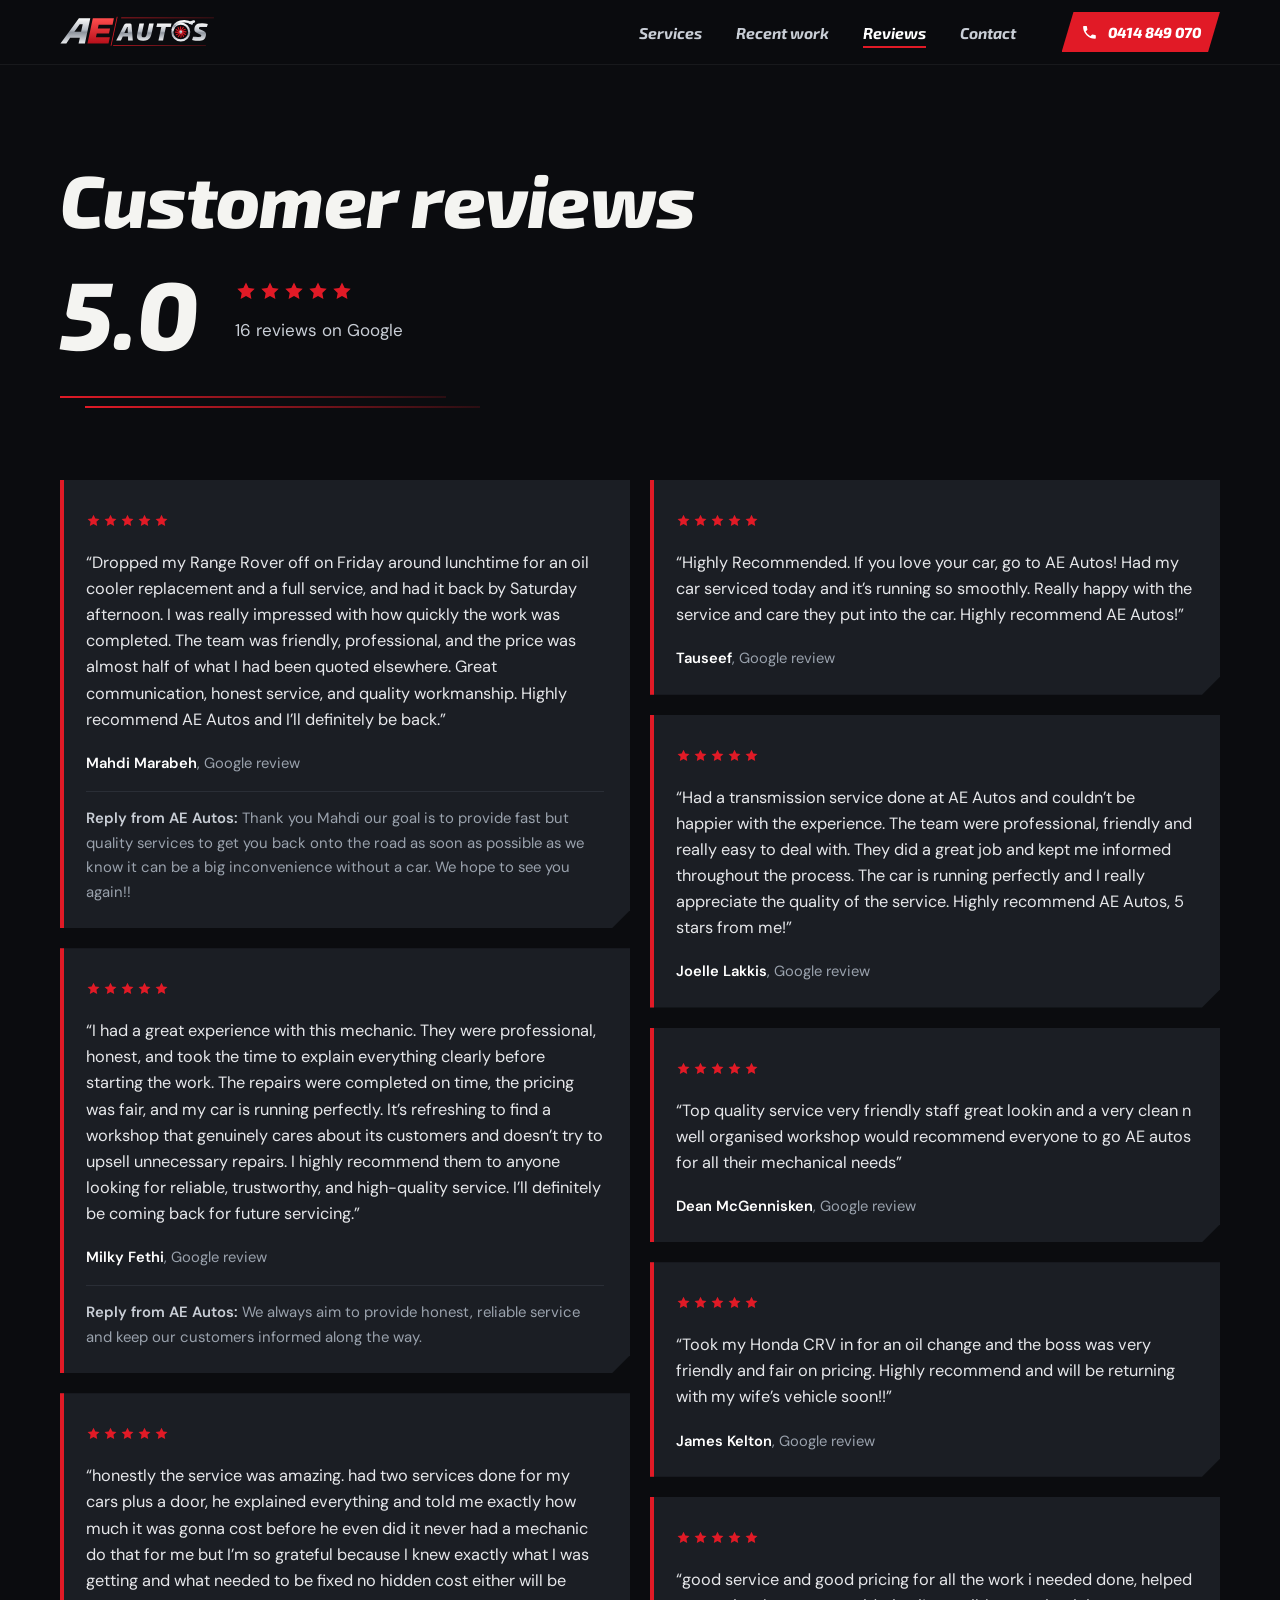
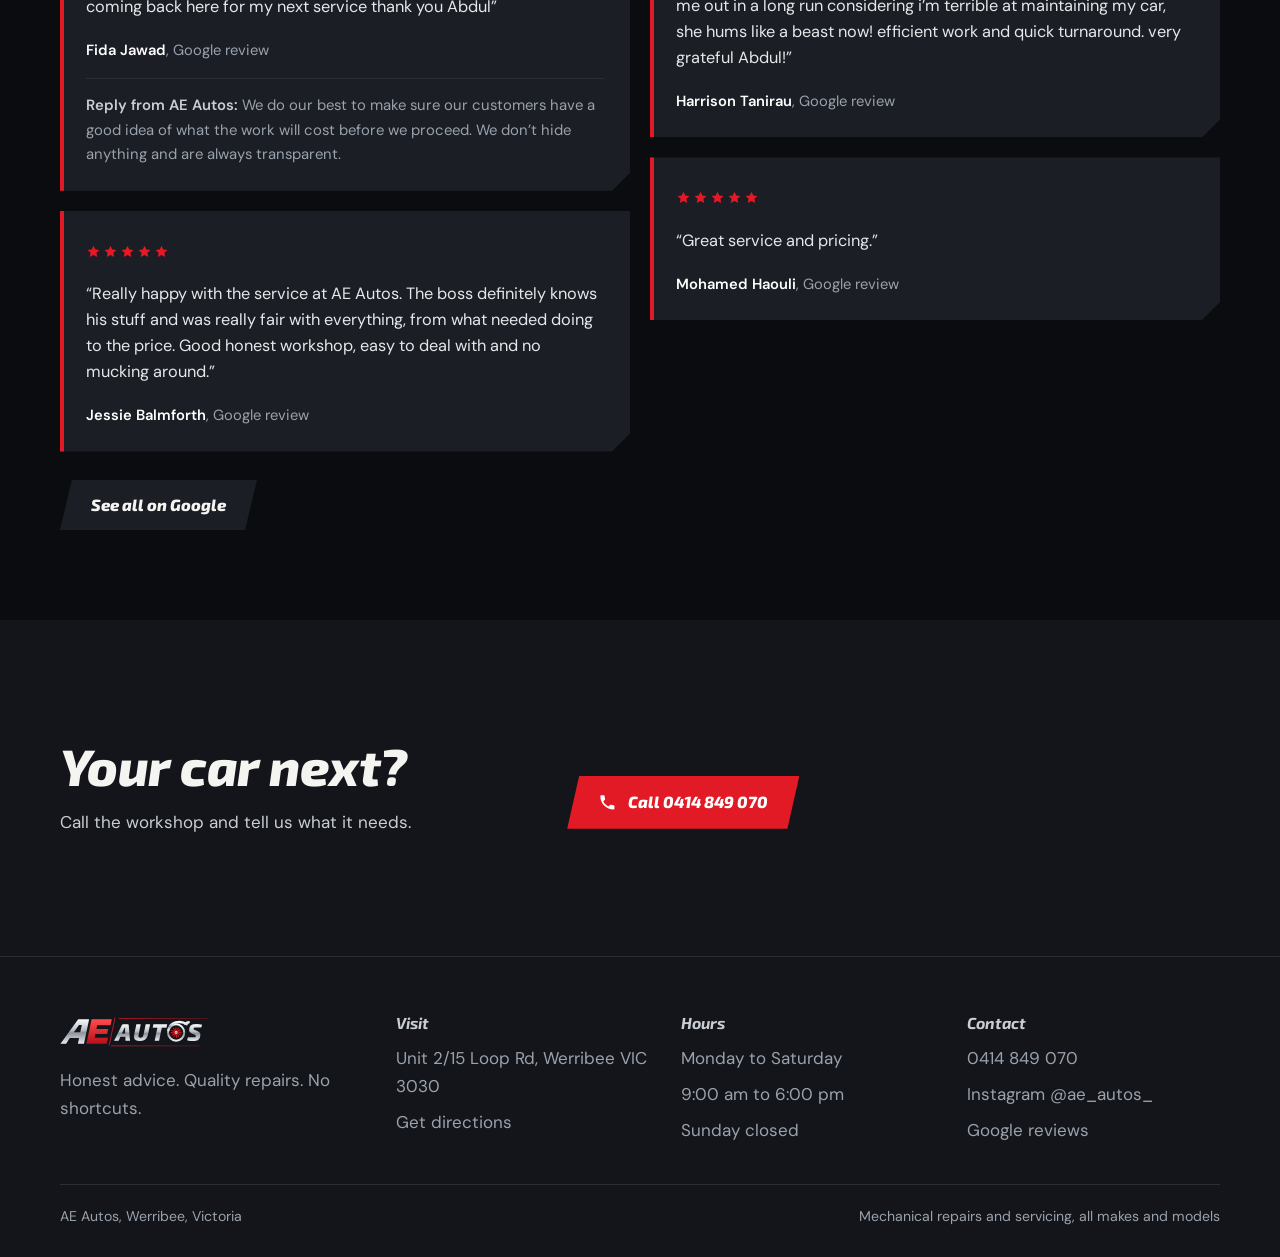
<file: reviews.html>
<!doctype html>
<html lang="en">
<head>
<meta charset="utf-8">
<meta name="viewport" content="width=device-width,initial-scale=1">
<title>Reviews | AE Autos Werribee</title>
<meta name="description" content="AE Autos has a 5.0 rating from 16 Google reviews. Read what customers say about the workshop in Werribee.">
<meta name="robots" content="noindex, nofollow">
<meta name="theme-color" content="#0b0c0f">
<link rel="icon" href="img/favicon.svg" type="image/svg+xml">
<link rel="preload" href="fonts/exo-2-latin-800-italic.woff2" as="font" type="font/woff2" crossorigin>
<link rel="preload" href="fonts/dm-sans-latin-wght-normal.woff2" as="font" type="font/woff2" crossorigin>
<meta property="og:type" content="website">
<meta property="og:site_name" content="AE Autos">
<meta property="og:title" content="Reviews | AE Autos Werribee">
<meta property="og:description" content="AE Autos has a 5.0 rating from 16 Google reviews. Read what customers say about the workshop in Werribee.">
<meta property="og:image" content="https://konkos-design.github.io/ae-autos/img/og.jpg">
<meta property="og:image:width" content="1200">
<meta property="og:image:height" content="630">
<meta property="og:url" content="https://konkos-design.github.io/ae-autos/reviews.html">
<meta name="twitter:card" content="summary_large_image">
<meta name="twitter:title" content="Reviews | AE Autos Werribee">
<meta name="twitter:description" content="AE Autos has a 5.0 rating from 16 Google reviews. Read what customers say about the workshop in Werribee.">
<meta name="twitter:image" content="https://konkos-design.github.io/ae-autos/img/og.jpg">
<script>document.documentElement.classList.add('js')</script>
<link rel="stylesheet" href="css/style.css">
</head>
<body>
<a class="skip" href="#main">Skip to content</a>
<svg width="0" height="0" style="position:absolute" aria-hidden="true" focusable="false"><defs>
<symbol id="i-drop" viewBox="0 0 24 24"><path d="M12 2.5C15.5 7 18 10 18 13.5a6 6 0 0 1-12 0C6 10 8.5 7 12 2.5z"/><path class="acc" d="M9.4 15c.4 1.5 1.5 2.4 3 2.6"/></symbol>
<symbol id="i-engine" viewBox="0 0 24 24"><path d="M3 10h2.5V8H9V6h6l2 2h2v2.5h2V17h-2v1h-4l-1.5 1.5H9L7 17.5H5.5V14H3z"/><path class="acc" d="M9 12.5h6"/></symbol>
<symbol id="i-brake" viewBox="0 0 24 24"><circle cx="12" cy="12" r="9"/><circle cx="12" cy="12" r="3"/><path class="acc" d="M12 5v2.4M12 16.6V19M5 12h2.4M16.6 12H19"/></symbol>
<symbol id="i-gear" viewBox="0 0 24 24"><circle cx="12" cy="12" r="3.4"/><path d="M10.4 2.5h3.2l.5 2.6 1.8.8 2.2-1.5 2.3 2.3-1.5 2.2.8 1.8 2.6.5v3.2l-2.6.5-.8 1.8 1.5 2.2-2.3 2.3-2.2-1.5-1.8.8-.5 2.6h-3.2l-.5-2.6-1.8-.8-2.2 1.5-2.3-2.3 1.5-2.2-.8-1.8-2.6-.5v-3.2l2.6-.5.8-1.8-1.5-2.2 2.3-2.3 2.2 1.5 1.8-.8z"/></symbol>
<symbol id="i-temp" viewBox="0 0 24 24"><path d="M9.5 4.5a2.5 2.5 0 0 1 5 0v8.3a4.6 4.6 0 1 1-5 0z"/><path class="acc" d="M12 9v7.5"/></symbol>
<symbol id="i-check" viewBox="0 0 24 24"><path d="M5.5 4.5h13v16h-13z"/><path d="M9 4.5v-2h6v2"/><path class="acc" d="M8.5 12.8l2.6 2.6 4.6-5.2"/></symbol>
<symbol id="i-screen" viewBox="0 0 24 24"><path d="M2.5 5.5h19v12.5h-19z"/><path d="M8 20.5h8"/><path class="acc" d="M10.5 9v5.5l4.4-2.75z"/></symbol>
<symbol id="i-turbo" viewBox="0 0 24 24"><path d="M3.2 18A9.5 9.5 0 1 1 20.8 18z"/><path d="M12 6v2.2M5.6 9.4l1.6 1.4M18.4 9.4l-1.6 1.4"/><path class="acc" d="M12 17.2l4.2-6.4"/></symbol>
<symbol id="i-phone" viewBox="0 0 24 24"><path fill="currentColor" stroke="none" d="M6.6 10.8a15.2 15.2 0 0 0 6.6 6.6l2.2-2.2a1 1 0 0 1 1-.25 11.4 11.4 0 0 0 3.6.57 1 1 0 0 1 1 1V20a1 1 0 0 1-1 1A17 17 0 0 1 3 4a1 1 0 0 1 1-1h3.5a1 1 0 0 1 1 1c0 1.25.2 2.45.57 3.57a1 1 0 0 1-.25 1z"/></symbol>
<symbol id="i-star" viewBox="0 0 24 24"><path fill="currentColor" d="M12 2.6l2.9 6 6.6.9-4.8 4.6 1.2 6.5L12 17.4 6.1 20.6l1.2-6.5L2.5 9.5l6.6-.9z"/></symbol>
</defs></svg>
<header class="hdr">
<div class="wrap hdr__in">
<a class="logo" href="index.html" aria-label="AE Autos, home"><img src="img/logo.svg" width="740" height="190" alt="AE Autos"></a>
<nav class="nav" aria-label="Main"><a href="services.html">Services</a><a href="work.html">Recent work</a><a href="reviews.html" aria-current="page">Reviews</a><a href="contact.html">Contact</a></nav>
<a class="btn btn--sm hdr__call" href="tel:+61414849070"><svg aria-hidden="true"><use href="#i-phone"/></svg>0414 849 070</a>
<a class="hdr__ico" href="tel:+61414849070" aria-label="Call AE Autos"><svg><use href="#i-phone"/></svg></a>
<button class="burger" aria-expanded="false" aria-controls="menu" aria-label="Menu"><span></span></button>
</div>
<div class="prog" aria-hidden="true"></div>
</header>
<div class="menu" id="menu"><a href="index.html">Home</a><a href="services.html">Services</a><a href="work.html">Recent work</a><a href="reviews.html">Reviews</a><a href="contact.html">Contact</a>
<a class="btn" href="tel:+61414849070"><svg aria-hidden="true"><use href="#i-phone"/></svg>Call 0414 849 070</a>
<p class="menu__meta">Unit 2/15 Loop Rd, Werribee VIC 3030<br>Mon to Sat, 9am to 6pm</p></div>
<main id="main">
<section class="ph"><div class="wrap"><h1>Customer reviews</h1>
<div class="sum"><b>5.0</b><div><span class="stars" role="img" aria-label="5 out of 5 stars"><svg aria-hidden="true"><use href="#i-star"/></svg><svg aria-hidden="true"><use href="#i-star"/></svg><svg aria-hidden="true"><use href="#i-star"/></svg><svg aria-hidden="true"><use href="#i-star"/></svg><svg aria-hidden="true"><use href="#i-star"/></svg></span><p style="margin-top:6px;color:var(--chrome)">16 reviews on Google</p></div></div>
<div class="dbl" aria-hidden="true"></div></div></section>
<section class="wrap" style="padding-bottom:clamp(48px,8vw,90px)"><div class="cols"><article class="rv rv-in"><span class="stars" role="img" aria-label="5 out of 5 stars"><svg aria-hidden="true"><use href="#i-star"/></svg><svg aria-hidden="true"><use href="#i-star"/></svg><svg aria-hidden="true"><use href="#i-star"/></svg><svg aria-hidden="true"><use href="#i-star"/></svg><svg aria-hidden="true"><use href="#i-star"/></svg></span><p>“Dropped my Range Rover off on Friday around lunchtime for an oil cooler replacement and a full service, and had it back by Saturday afternoon. I was really impressed with how quickly the work was completed. The team was friendly, professional, and the price was almost half of what I had been quoted elsewhere. Great communication, honest service, and quality workmanship. Highly recommend AE Autos and I’ll definitely be back.”</p><footer><b>Mahdi Marabeh</b>, Google review</footer><div class="reply"><b>Reply from AE Autos:</b> Thank you Mahdi our goal is to provide fast but quality services to get you back onto the road as soon as possible as we know it can be a big inconvenience without a car. We hope to see you again!!</div></article><article class="rv rv-in"><span class="stars" role="img" aria-label="5 out of 5 stars"><svg aria-hidden="true"><use href="#i-star"/></svg><svg aria-hidden="true"><use href="#i-star"/></svg><svg aria-hidden="true"><use href="#i-star"/></svg><svg aria-hidden="true"><use href="#i-star"/></svg><svg aria-hidden="true"><use href="#i-star"/></svg></span><p>“I had a great experience with this mechanic. They were professional, honest, and took the time to explain everything clearly before starting the work. The repairs were completed on time, the pricing was fair, and my car is running perfectly. It’s refreshing to find a workshop that genuinely cares about its customers and doesn’t try to upsell unnecessary repairs. I highly recommend them to anyone looking for reliable, trustworthy, and high-quality service. I’ll definitely be coming back for future servicing.”</p><footer><b>Milky Fethi</b>, Google review</footer><div class="reply"><b>Reply from AE Autos:</b> We always aim to provide honest, reliable service and keep our customers informed along the way.</div></article><article class="rv rv-in"><span class="stars" role="img" aria-label="5 out of 5 stars"><svg aria-hidden="true"><use href="#i-star"/></svg><svg aria-hidden="true"><use href="#i-star"/></svg><svg aria-hidden="true"><use href="#i-star"/></svg><svg aria-hidden="true"><use href="#i-star"/></svg><svg aria-hidden="true"><use href="#i-star"/></svg></span><p>“honestly the service was amazing. had two services done for my cars plus a door, he explained everything and told me exactly how much it was gonna cost before he even did it never had a mechanic do that for me but I’m so grateful because I knew exactly what I was getting and what needed to be fixed no hidden cost either will be coming back here for my next service thank you Abdul”</p><footer><b>Fida Jawad</b>, Google review</footer><div class="reply"><b>Reply from AE Autos:</b> We do our best to make sure our customers have a good idea of what the work will cost before we proceed. We don’t hide anything and are always transparent.</div></article><article class="rv rv-in"><span class="stars" role="img" aria-label="5 out of 5 stars"><svg aria-hidden="true"><use href="#i-star"/></svg><svg aria-hidden="true"><use href="#i-star"/></svg><svg aria-hidden="true"><use href="#i-star"/></svg><svg aria-hidden="true"><use href="#i-star"/></svg><svg aria-hidden="true"><use href="#i-star"/></svg></span><p>“Really happy with the service at AE Autos. The boss definitely knows his stuff and was really fair with everything, from what needed doing to the price. Good honest workshop, easy to deal with and no mucking around.”</p><footer><b>Jessie Balmforth</b>, Google review</footer></article><article class="rv rv-in"><span class="stars" role="img" aria-label="5 out of 5 stars"><svg aria-hidden="true"><use href="#i-star"/></svg><svg aria-hidden="true"><use href="#i-star"/></svg><svg aria-hidden="true"><use href="#i-star"/></svg><svg aria-hidden="true"><use href="#i-star"/></svg><svg aria-hidden="true"><use href="#i-star"/></svg></span><p>“Highly Recommended. If you love your car, go to AE Autos! Had my car serviced today and it’s running so smoothly. Really happy with the service and care they put into the car. Highly recommend AE Autos!”</p><footer><b>Tauseef</b>, Google review</footer></article><article class="rv rv-in"><span class="stars" role="img" aria-label="5 out of 5 stars"><svg aria-hidden="true"><use href="#i-star"/></svg><svg aria-hidden="true"><use href="#i-star"/></svg><svg aria-hidden="true"><use href="#i-star"/></svg><svg aria-hidden="true"><use href="#i-star"/></svg><svg aria-hidden="true"><use href="#i-star"/></svg></span><p>“Had a transmission service done at AE Autos and couldn’t be happier with the experience. The team were professional, friendly and really easy to deal with. They did a great job and kept me informed throughout the process. The car is running perfectly and I really appreciate the quality of the service. Highly recommend AE Autos, 5 stars from me!”</p><footer><b>Joelle Lakkis</b>, Google review</footer></article><article class="rv rv-in"><span class="stars" role="img" aria-label="5 out of 5 stars"><svg aria-hidden="true"><use href="#i-star"/></svg><svg aria-hidden="true"><use href="#i-star"/></svg><svg aria-hidden="true"><use href="#i-star"/></svg><svg aria-hidden="true"><use href="#i-star"/></svg><svg aria-hidden="true"><use href="#i-star"/></svg></span><p>“Top quality service very friendly staff great lookin and a very clean n well organised workshop would recommend everyone to go AE autos for all their mechanical needs”</p><footer><b>Dean McGennisken</b>, Google review</footer></article><article class="rv rv-in"><span class="stars" role="img" aria-label="5 out of 5 stars"><svg aria-hidden="true"><use href="#i-star"/></svg><svg aria-hidden="true"><use href="#i-star"/></svg><svg aria-hidden="true"><use href="#i-star"/></svg><svg aria-hidden="true"><use href="#i-star"/></svg><svg aria-hidden="true"><use href="#i-star"/></svg></span><p>“Took my Honda CRV in for an oil change and the boss was very friendly and fair on pricing. Highly recommend and will be returning with my wife’s vehicle soon!!”</p><footer><b>James Kelton</b>, Google review</footer></article><article class="rv rv-in"><span class="stars" role="img" aria-label="5 out of 5 stars"><svg aria-hidden="true"><use href="#i-star"/></svg><svg aria-hidden="true"><use href="#i-star"/></svg><svg aria-hidden="true"><use href="#i-star"/></svg><svg aria-hidden="true"><use href="#i-star"/></svg><svg aria-hidden="true"><use href="#i-star"/></svg></span><p>“good service and good pricing for all the work i needed done, helped me out in a long run considering i’m terrible at maintaining my car, she hums like a beast now! efficient work and quick turnaround. very grateful Abdul!”</p><footer><b>Harrison Tanirau</b>, Google review</footer></article><article class="rv rv-in"><span class="stars" role="img" aria-label="5 out of 5 stars"><svg aria-hidden="true"><use href="#i-star"/></svg><svg aria-hidden="true"><use href="#i-star"/></svg><svg aria-hidden="true"><use href="#i-star"/></svg><svg aria-hidden="true"><use href="#i-star"/></svg><svg aria-hidden="true"><use href="#i-star"/></svg></span><p>“Great service and pricing.”</p><footer><b>Mohamed Haouli</b>, Google review</footer></article></div>
<div class="more"><a class="btn btn--ghost" href="https://www.google.com/maps/place/AE+Autos/@-37.9158346,144.6613727,17z/data=!3m1!4b1!4m6!3m5!1s0x6ad68583e1943697:0x549469bca974b295!8m2!3d-37.9158346!4d144.6613727!16s%2Fg%2F11nq0_n76g" target="_blank" rel="noopener">See all on Google</a></div></section>
<section class="sec sec--gun"><div class="wrap"><div class="split" style="align-items:center"><div class="rv-in"><h2 class="h2">Your car next?</h2><p class="lede">Call the workshop and tell us what it needs.</p></div>
<div class="hero__cta rv-in"><a class="btn" href="tel:+61414849070"><svg aria-hidden="true"><use href="#i-phone"/></svg>Call 0414 849 070</a></div></div></div></section>
</main>
<footer class="ftr">
<div class="wrap">
<div class="ftr__g">
<div><a class="logo" href="index.html" aria-label="AE Autos, home"><img src="img/logo.svg" width="740" height="190" alt="AE Autos"></a>
<p style="color:var(--mute);max-width:30ch">Honest advice. Quality repairs. No shortcuts.</p></div>
<div><p class="fh">Visit</p><ul><li>Unit 2/15 Loop Rd, Werribee VIC 3030</li><li><a href="https://www.google.com/maps/dir/?api=1&destination=AE+Autos+Unit+2%2F15+Loop+Rd+Werribee+VIC+3030" target="_blank" rel="noopener">Get directions</a></li></ul></div>
<div><p class="fh">Hours</p><ul><li>Monday to Saturday</li><li>9:00 am to 6:00 pm</li><li>Sunday closed</li></ul></div>
<div><p class="fh">Contact</p><ul><li><a href="tel:+61414849070">0414 849 070</a></li><li><a href="https://www.instagram.com/ae_autos_/" target="_blank" rel="noopener">Instagram @ae_autos_</a></li><li><a href="https://www.google.com/maps/place/AE+Autos/@-37.9158346,144.6613727,17z/data=!3m1!4b1!4m6!3m5!1s0x6ad68583e1943697:0x549469bca974b295!8m2!3d-37.9158346!4d144.6613727!16s%2Fg%2F11nq0_n76g" target="_blank" rel="noopener">Google reviews</a></li></ul></div>
</div>
<div class="ftr__b"><span>AE Autos, Werribee, Victoria</span><span>Mechanical repairs and servicing, all makes and models</span></div>
</div>
</footer>
<script src="js/vendor/gsap.min.js" defer></script>
<script src="js/vendor/ScrollTrigger.min.js" defer></script>
<script src="js/main.js" defer></script>
</body>
</html>
</file>
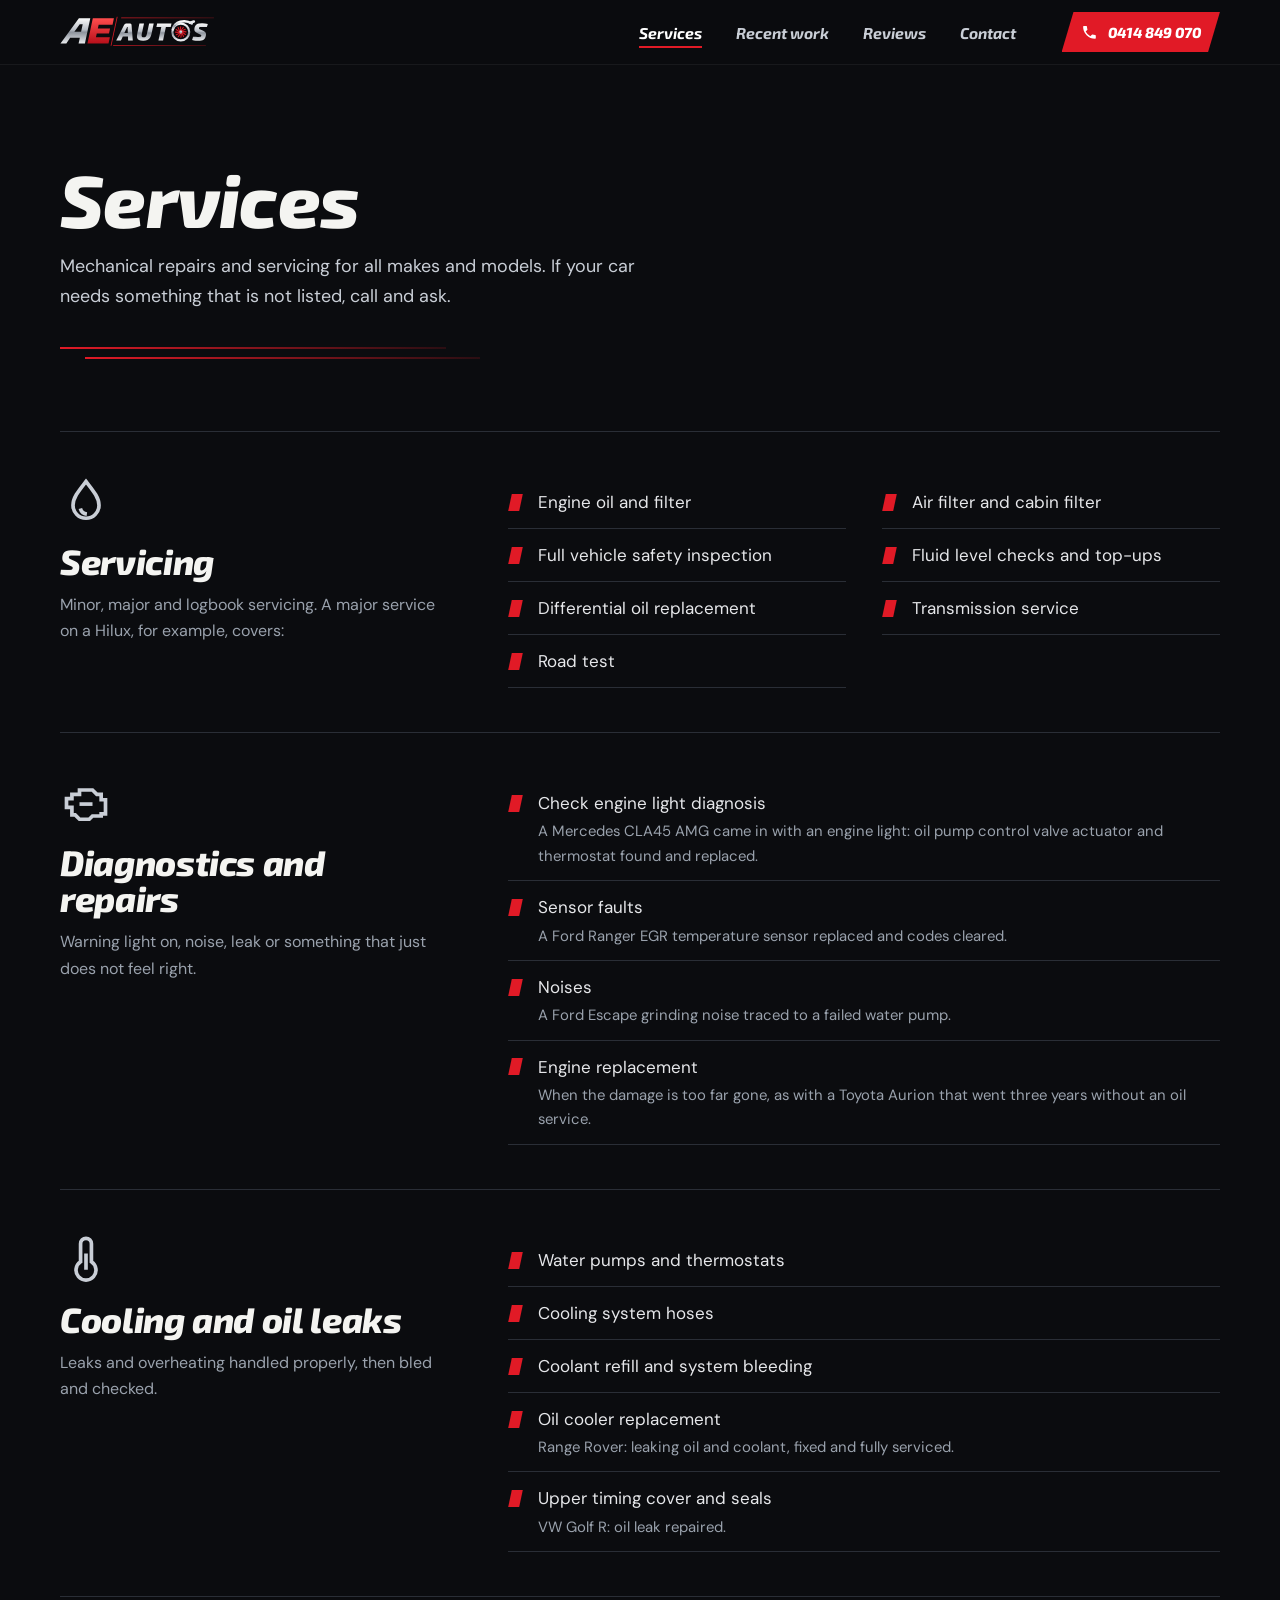
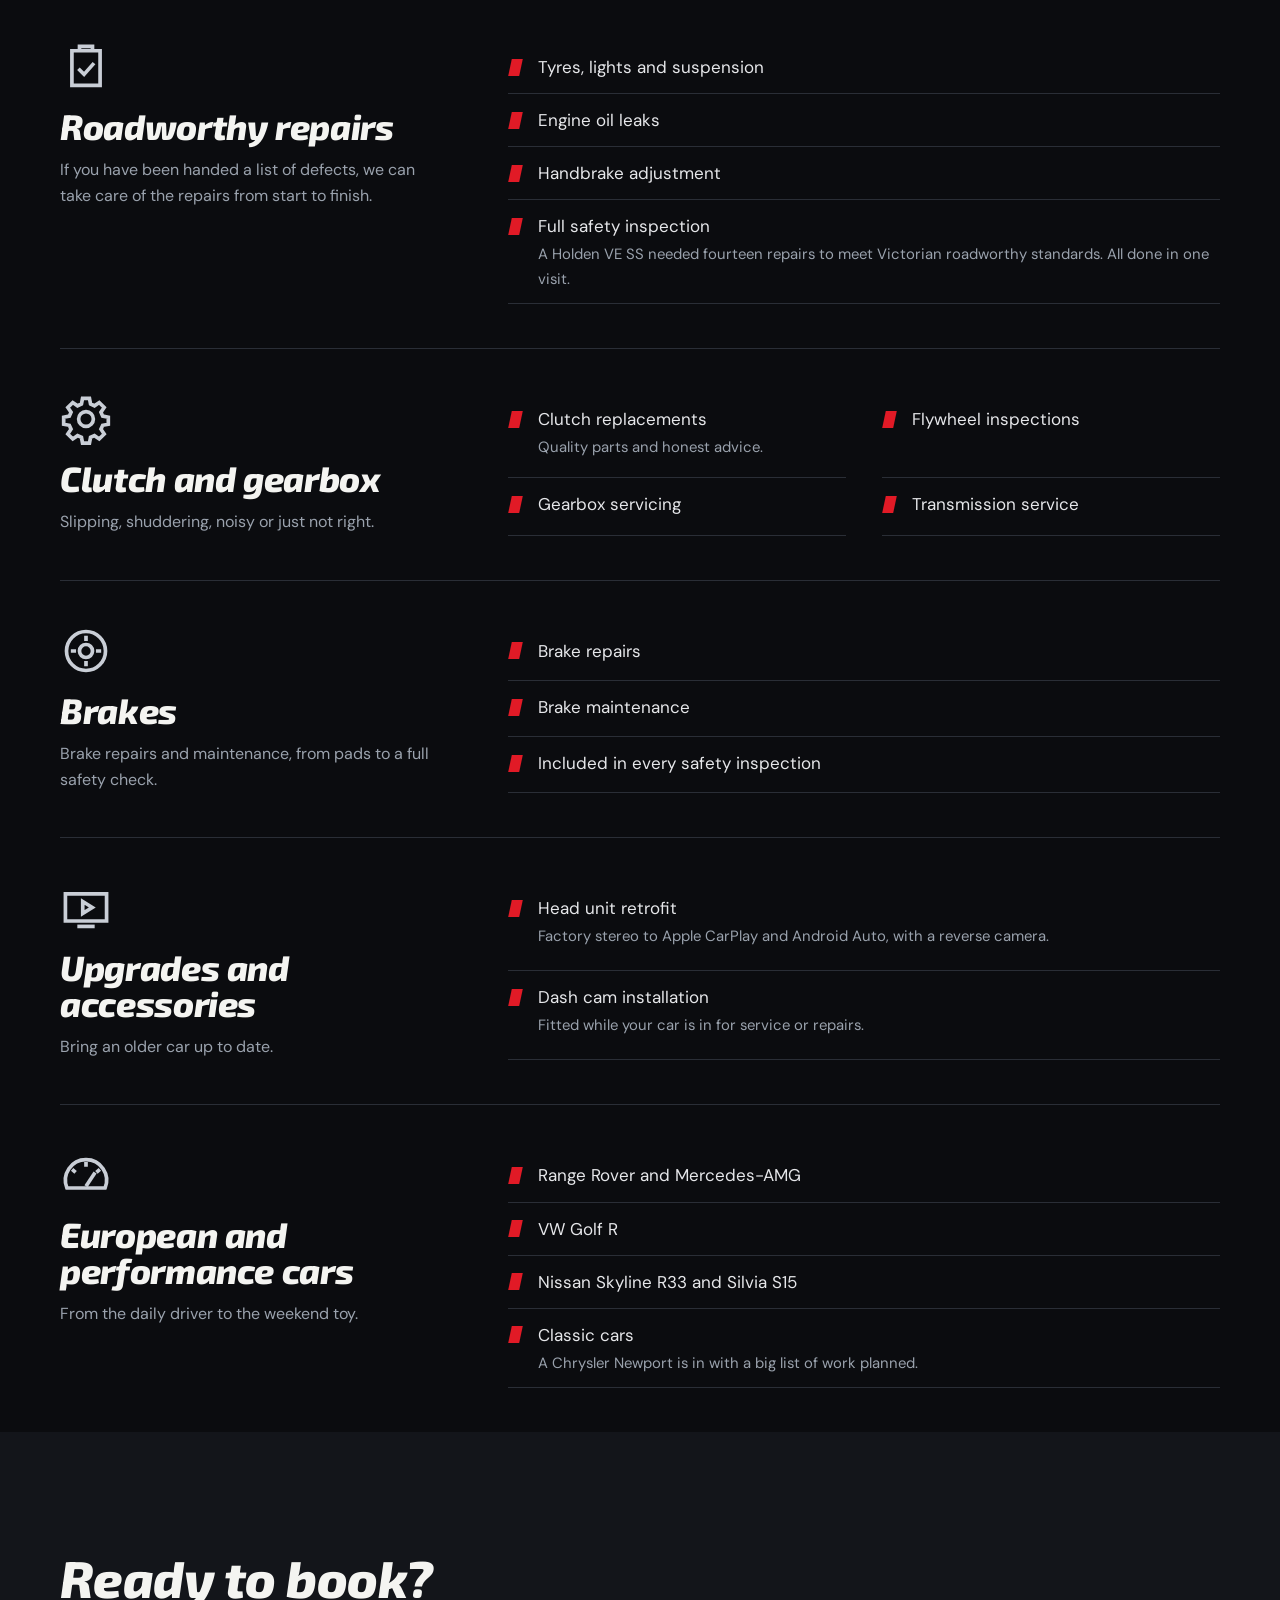
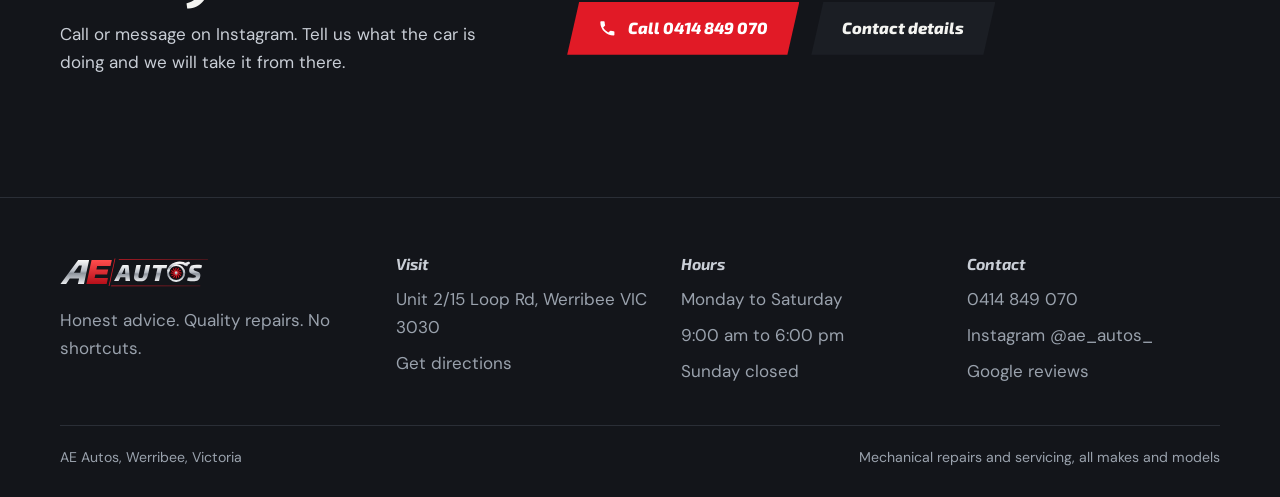
<file: services.html>
<!doctype html>
<html lang="en">
<head>
<meta charset="utf-8">
<meta name="viewport" content="width=device-width,initial-scale=1">
<title>Services | AE Autos Werribee</title>
<meta name="description" content="Logbook servicing, diagnostics, brakes, clutch and gearbox, cooling and oil leaks, roadworthy repairs and upgrades in Werribee. All makes and models.">
<meta name="robots" content="noindex, nofollow">
<meta name="theme-color" content="#0b0c0f">
<link rel="icon" href="img/favicon.svg" type="image/svg+xml">
<link rel="preload" href="fonts/exo-2-latin-800-italic.woff2" as="font" type="font/woff2" crossorigin>
<link rel="preload" href="fonts/dm-sans-latin-wght-normal.woff2" as="font" type="font/woff2" crossorigin>
<meta property="og:type" content="website">
<meta property="og:site_name" content="AE Autos">
<meta property="og:title" content="Services | AE Autos Werribee">
<meta property="og:description" content="Logbook servicing, diagnostics, brakes, clutch and gearbox, cooling and oil leaks, roadworthy repairs and upgrades in Werribee. All makes and models.">
<meta property="og:image" content="https://konkos-design.github.io/ae-autos/img/og.jpg">
<meta property="og:image:width" content="1200">
<meta property="og:image:height" content="630">
<meta property="og:url" content="https://konkos-design.github.io/ae-autos/services.html">
<meta name="twitter:card" content="summary_large_image">
<meta name="twitter:title" content="Services | AE Autos Werribee">
<meta name="twitter:description" content="Logbook servicing, diagnostics, brakes, clutch and gearbox, cooling and oil leaks, roadworthy repairs and upgrades in Werribee. All makes and models.">
<meta name="twitter:image" content="https://konkos-design.github.io/ae-autos/img/og.jpg">
<script>document.documentElement.classList.add('js')</script>
<link rel="stylesheet" href="css/style.css">
</head>
<body>
<a class="skip" href="#main">Skip to content</a>
<svg width="0" height="0" style="position:absolute" aria-hidden="true" focusable="false"><defs>
<symbol id="i-drop" viewBox="0 0 24 24"><path d="M12 2.5C15.5 7 18 10 18 13.5a6 6 0 0 1-12 0C6 10 8.5 7 12 2.5z"/><path class="acc" d="M9.4 15c.4 1.5 1.5 2.4 3 2.6"/></symbol>
<symbol id="i-engine" viewBox="0 0 24 24"><path d="M3 10h2.5V8H9V6h6l2 2h2v2.5h2V17h-2v1h-4l-1.5 1.5H9L7 17.5H5.5V14H3z"/><path class="acc" d="M9 12.5h6"/></symbol>
<symbol id="i-brake" viewBox="0 0 24 24"><circle cx="12" cy="12" r="9"/><circle cx="12" cy="12" r="3"/><path class="acc" d="M12 5v2.4M12 16.6V19M5 12h2.4M16.6 12H19"/></symbol>
<symbol id="i-gear" viewBox="0 0 24 24"><circle cx="12" cy="12" r="3.4"/><path d="M10.4 2.5h3.2l.5 2.6 1.8.8 2.2-1.5 2.3 2.3-1.5 2.2.8 1.8 2.6.5v3.2l-2.6.5-.8 1.8 1.5 2.2-2.3 2.3-2.2-1.5-1.8.8-.5 2.6h-3.2l-.5-2.6-1.8-.8-2.2 1.5-2.3-2.3 1.5-2.2-.8-1.8-2.6-.5v-3.2l2.6-.5.8-1.8-1.5-2.2 2.3-2.3 2.2 1.5 1.8-.8z"/></symbol>
<symbol id="i-temp" viewBox="0 0 24 24"><path d="M9.5 4.5a2.5 2.5 0 0 1 5 0v8.3a4.6 4.6 0 1 1-5 0z"/><path class="acc" d="M12 9v7.5"/></symbol>
<symbol id="i-check" viewBox="0 0 24 24"><path d="M5.5 4.5h13v16h-13z"/><path d="M9 4.5v-2h6v2"/><path class="acc" d="M8.5 12.8l2.6 2.6 4.6-5.2"/></symbol>
<symbol id="i-screen" viewBox="0 0 24 24"><path d="M2.5 5.5h19v12.5h-19z"/><path d="M8 20.5h8"/><path class="acc" d="M10.5 9v5.5l4.4-2.75z"/></symbol>
<symbol id="i-turbo" viewBox="0 0 24 24"><path d="M3.2 18A9.5 9.5 0 1 1 20.8 18z"/><path d="M12 6v2.2M5.6 9.4l1.6 1.4M18.4 9.4l-1.6 1.4"/><path class="acc" d="M12 17.2l4.2-6.4"/></symbol>
<symbol id="i-phone" viewBox="0 0 24 24"><path fill="currentColor" stroke="none" d="M6.6 10.8a15.2 15.2 0 0 0 6.6 6.6l2.2-2.2a1 1 0 0 1 1-.25 11.4 11.4 0 0 0 3.6.57 1 1 0 0 1 1 1V20a1 1 0 0 1-1 1A17 17 0 0 1 3 4a1 1 0 0 1 1-1h3.5a1 1 0 0 1 1 1c0 1.25.2 2.45.57 3.57a1 1 0 0 1-.25 1z"/></symbol>
<symbol id="i-star" viewBox="0 0 24 24"><path fill="currentColor" d="M12 2.6l2.9 6 6.6.9-4.8 4.6 1.2 6.5L12 17.4 6.1 20.6l1.2-6.5L2.5 9.5l6.6-.9z"/></symbol>
</defs></svg>
<header class="hdr">
<div class="wrap hdr__in">
<a class="logo" href="index.html" aria-label="AE Autos, home"><img src="img/logo.svg" width="740" height="190" alt="AE Autos"></a>
<nav class="nav" aria-label="Main"><a href="services.html" aria-current="page">Services</a><a href="work.html">Recent work</a><a href="reviews.html">Reviews</a><a href="contact.html">Contact</a></nav>
<a class="btn btn--sm hdr__call" href="tel:+61414849070"><svg aria-hidden="true"><use href="#i-phone"/></svg>0414 849 070</a>
<a class="hdr__ico" href="tel:+61414849070" aria-label="Call AE Autos"><svg><use href="#i-phone"/></svg></a>
<button class="burger" aria-expanded="false" aria-controls="menu" aria-label="Menu"><span></span></button>
</div>
<div class="prog" aria-hidden="true"></div>
</header>
<div class="menu" id="menu"><a href="index.html">Home</a><a href="services.html">Services</a><a href="work.html">Recent work</a><a href="reviews.html">Reviews</a><a href="contact.html">Contact</a>
<a class="btn" href="tel:+61414849070"><svg aria-hidden="true"><use href="#i-phone"/></svg>Call 0414 849 070</a>
<p class="menu__meta">Unit 2/15 Loop Rd, Werribee VIC 3030<br>Mon to Sat, 9am to 6pm</p></div>
<main id="main">
<section class="ph"><div class="wrap"><h1>Services</h1>
<p class="lede">Mechanical repairs and servicing for all makes and models. If your car needs something that is not listed, call and ask.</p><div class="dbl" aria-hidden="true"></div></div></section>
<div class="wrap">
<section class="grp rv-in"><div><span class="ico" aria-hidden="true"><svg><use href="#i-drop"/></svg></span><h2>Servicing</h2><p class="note">Minor, major and logbook servicing. A major service on a Hilux, for example, covers:</p></div><ul class="tick tick--2"><li>Engine oil and filter</li><li>Air filter and cabin filter</li><li>Full vehicle safety inspection</li><li>Fluid level checks and top-ups</li><li>Differential oil replacement</li><li>Transmission service</li><li>Road test</li></ul></section>
<section class="grp rv-in"><div><span class="ico" aria-hidden="true"><svg><use href="#i-engine"/></svg></span><h2>Diagnostics and repairs</h2><p class="note">Warning light on, noise, leak or something that just does not feel right.</p></div><ul class="tick"><li>Check engine light diagnosis<small>A Mercedes CLA45 AMG came in with an engine light: oil pump control valve actuator and thermostat found and replaced.</small></li><li>Sensor faults<small>A Ford Ranger EGR temperature sensor replaced and codes cleared.</small></li><li>Noises<small>A Ford Escape grinding noise traced to a failed water pump.</small></li><li>Engine replacement<small>When the damage is too far gone, as with a Toyota Aurion that went three years without an oil service.</small></li></ul></section>
<section class="grp rv-in"><div><span class="ico" aria-hidden="true"><svg><use href="#i-temp"/></svg></span><h2>Cooling and oil leaks</h2><p class="note">Leaks and overheating handled properly, then bled and checked.</p></div><ul class="tick"><li>Water pumps and thermostats</li><li>Cooling system hoses</li><li>Coolant refill and system bleeding</li><li>Oil cooler replacement<small>Range Rover: leaking oil and coolant, fixed and fully serviced.</small></li><li>Upper timing cover and seals<small>VW Golf R: oil leak repaired.</small></li></ul></section>
<section class="grp rv-in"><div><span class="ico" aria-hidden="true"><svg><use href="#i-check"/></svg></span><h2>Roadworthy repairs</h2><p class="note">If you have been handed a list of defects, we can take care of the repairs from start to finish.</p></div><ul class="tick"><li>Tyres, lights and suspension</li><li>Engine oil leaks</li><li>Handbrake adjustment</li><li>Full safety inspection<small>A Holden VE SS needed fourteen repairs to meet Victorian roadworthy standards. All done in one visit.</small></li></ul></section>
<section class="grp rv-in"><div><span class="ico" aria-hidden="true"><svg><use href="#i-gear"/></svg></span><h2>Clutch and gearbox</h2><p class="note">Slipping, shuddering, noisy or just not right.</p></div><ul class="tick tick--2"><li>Clutch replacements<small>Quality parts and honest advice.</small></li><li>Flywheel inspections</li><li>Gearbox servicing</li><li>Transmission service</li></ul></section>
<section class="grp rv-in"><div><span class="ico" aria-hidden="true"><svg><use href="#i-brake"/></svg></span><h2>Brakes</h2><p class="note">Brake repairs and maintenance, from pads to a full safety check.</p></div><ul class="tick"><li>Brake repairs</li><li>Brake maintenance</li><li>Included in every safety inspection</li></ul></section>
<section class="grp rv-in"><div><span class="ico" aria-hidden="true"><svg><use href="#i-screen"/></svg></span><h2>Upgrades and accessories</h2><p class="note">Bring an older car up to date.</p></div><ul class="tick"><li>Head unit retrofit<small>Factory stereo to Apple CarPlay and Android Auto, with a reverse camera.</small></li><li>Dash cam installation<small>Fitted while your car is in for service or repairs.</small></li></ul></section>
<section class="grp rv-in"><div><span class="ico" aria-hidden="true"><svg><use href="#i-turbo"/></svg></span><h2>European and performance cars</h2><p class="note">From the daily driver to the weekend toy.</p></div><ul class="tick"><li>Range Rover and Mercedes-AMG</li><li>VW Golf R</li><li>Nissan Skyline R33 and Silvia S15</li><li>Classic cars<small>A Chrysler Newport is in with a big list of work planned.</small></li></ul></section>
</div>
<section class="sec sec--gun"><div class="wrap"><div class="split" style="align-items:center"><div class="rv-in"><h2 class="h2">Ready to book?</h2><p class="lede">Call or message on Instagram. Tell us what the car is doing and we will take it from there.</p></div>
<div class="hero__cta rv-in"><a class="btn" href="tel:+61414849070"><svg aria-hidden="true"><use href="#i-phone"/></svg>Call 0414 849 070</a><a class="btn btn--ghost" href="contact.html">Contact details</a></div></div></div></section>
</main>
<footer class="ftr">
<div class="wrap">
<div class="ftr__g">
<div><a class="logo" href="index.html" aria-label="AE Autos, home"><img src="img/logo.svg" width="740" height="190" alt="AE Autos"></a>
<p style="color:var(--mute);max-width:30ch">Honest advice. Quality repairs. No shortcuts.</p></div>
<div><p class="fh">Visit</p><ul><li>Unit 2/15 Loop Rd, Werribee VIC 3030</li><li><a href="https://www.google.com/maps/dir/?api=1&destination=AE+Autos+Unit+2%2F15+Loop+Rd+Werribee+VIC+3030" target="_blank" rel="noopener">Get directions</a></li></ul></div>
<div><p class="fh">Hours</p><ul><li>Monday to Saturday</li><li>9:00 am to 6:00 pm</li><li>Sunday closed</li></ul></div>
<div><p class="fh">Contact</p><ul><li><a href="tel:+61414849070">0414 849 070</a></li><li><a href="https://www.instagram.com/ae_autos_/" target="_blank" rel="noopener">Instagram @ae_autos_</a></li><li><a href="https://www.google.com/maps/place/AE+Autos/@-37.9158346,144.6613727,17z/data=!3m1!4b1!4m6!3m5!1s0x6ad68583e1943697:0x549469bca974b295!8m2!3d-37.9158346!4d144.6613727!16s%2Fg%2F11nq0_n76g" target="_blank" rel="noopener">Google reviews</a></li></ul></div>
</div>
<div class="ftr__b"><span>AE Autos, Werribee, Victoria</span><span>Mechanical repairs and servicing, all makes and models</span></div>
</div>
</footer>
<script src="js/vendor/gsap.min.js" defer></script>
<script src="js/vendor/ScrollTrigger.min.js" defer></script>
<script src="js/main.js" defer></script>
</body>
</html>
</file>
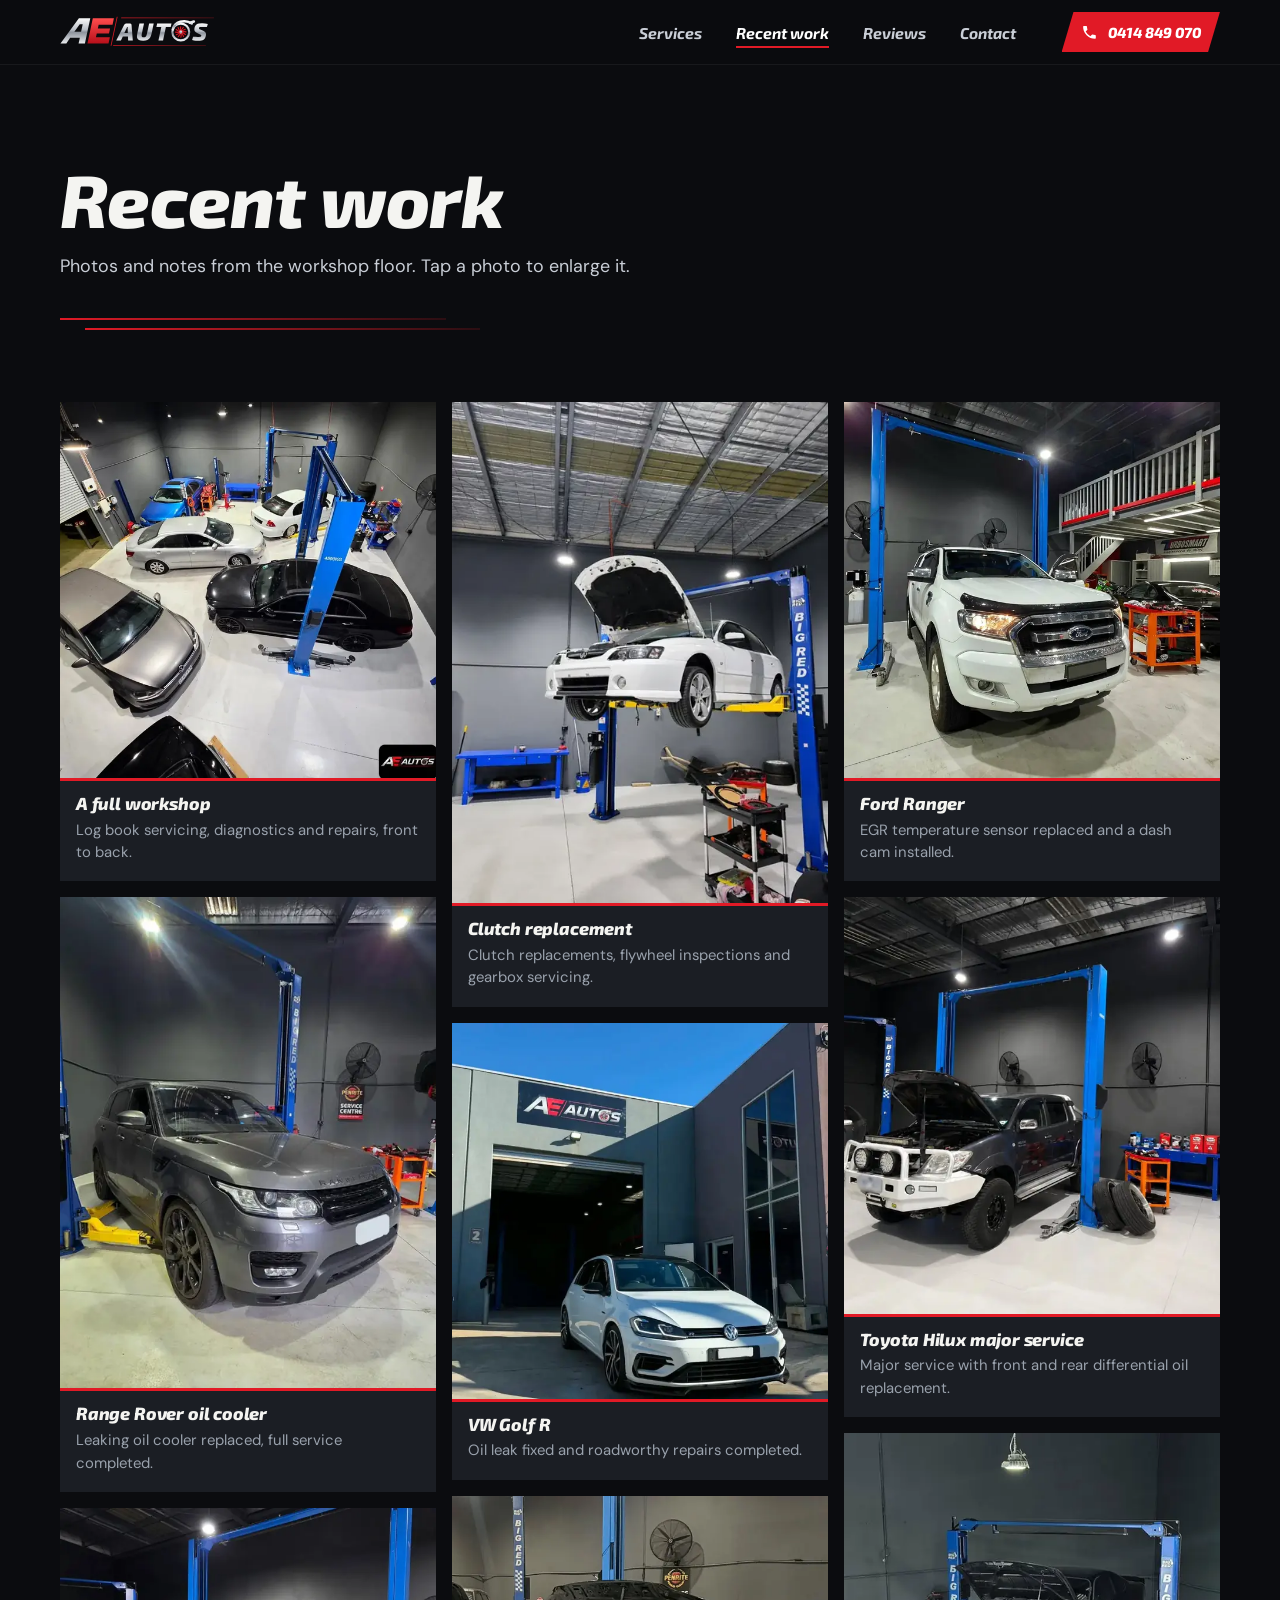
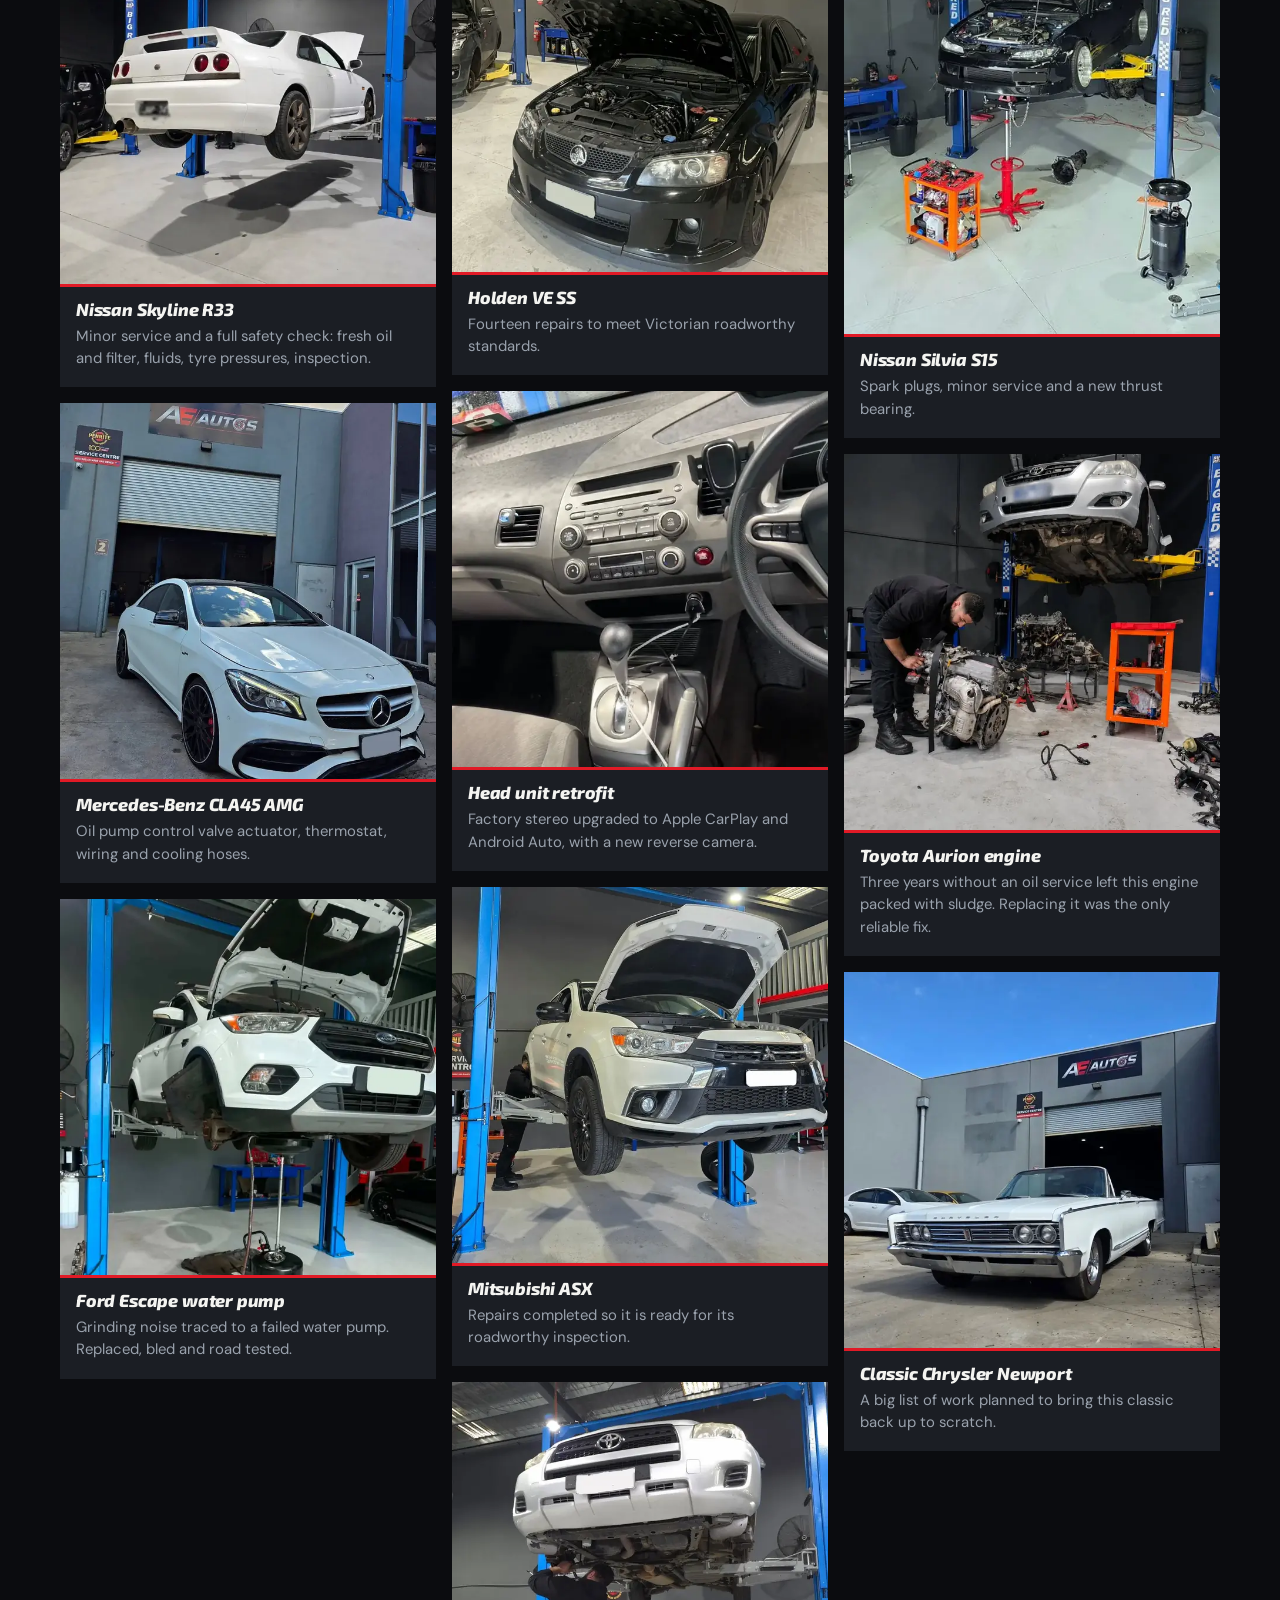
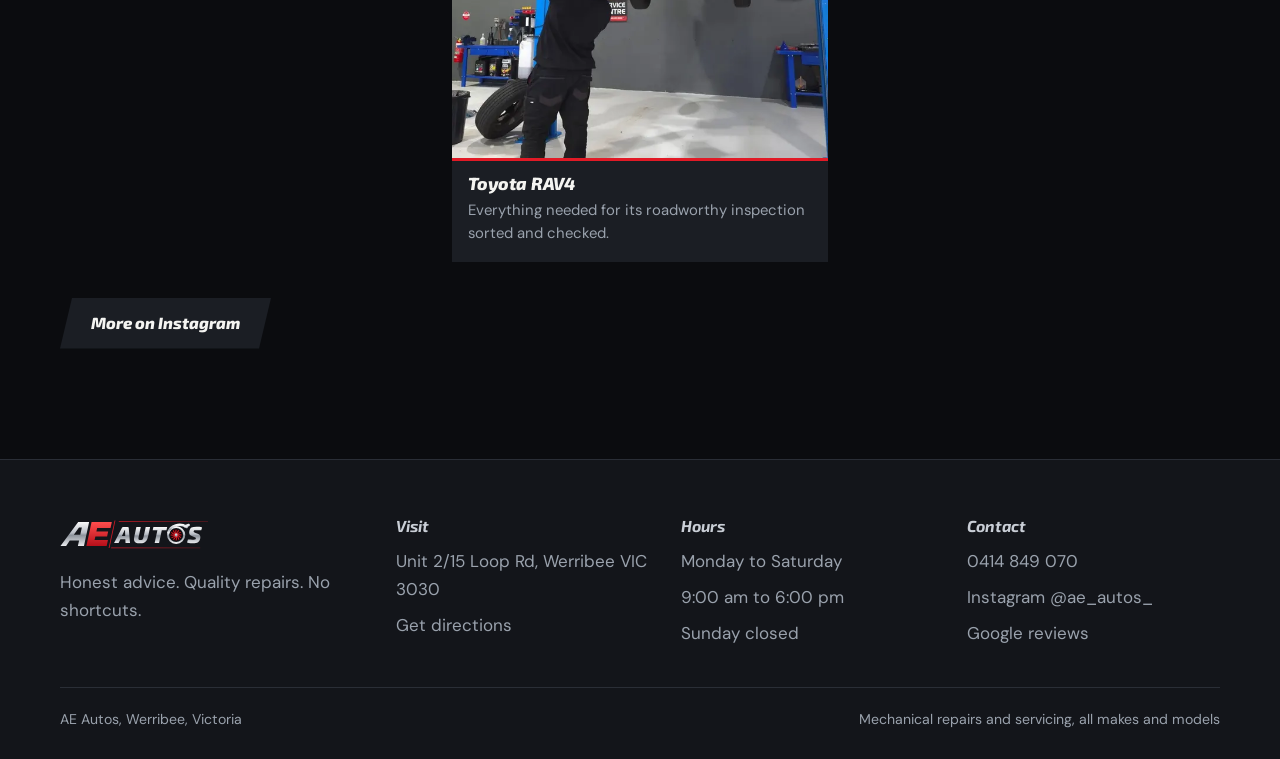
<file: work.html>
<!doctype html>
<html lang="en">
<head>
<meta charset="utf-8">
<meta name="viewport" content="width=device-width,initial-scale=1">
<title>Recent work | AE Autos Werribee</title>
<meta name="description" content="Photos and notes from recent jobs at AE Autos in Werribee: servicing, diagnostics, roadworthy repairs, clutch and gearbox, European and performance cars.">
<meta name="robots" content="noindex, nofollow">
<meta name="theme-color" content="#0b0c0f">
<link rel="icon" href="img/favicon.svg" type="image/svg+xml">
<link rel="preload" href="fonts/exo-2-latin-800-italic.woff2" as="font" type="font/woff2" crossorigin>
<link rel="preload" href="fonts/dm-sans-latin-wght-normal.woff2" as="font" type="font/woff2" crossorigin>
<meta property="og:type" content="website">
<meta property="og:site_name" content="AE Autos">
<meta property="og:title" content="Recent work | AE Autos Werribee">
<meta property="og:description" content="Photos and notes from recent jobs at AE Autos in Werribee: servicing, diagnostics, roadworthy repairs, clutch and gearbox, European and performance cars.">
<meta property="og:image" content="https://konkos-design.github.io/ae-autos/img/og.jpg">
<meta property="og:image:width" content="1200">
<meta property="og:image:height" content="630">
<meta property="og:url" content="https://konkos-design.github.io/ae-autos/work.html">
<meta name="twitter:card" content="summary_large_image">
<meta name="twitter:title" content="Recent work | AE Autos Werribee">
<meta name="twitter:description" content="Photos and notes from recent jobs at AE Autos in Werribee: servicing, diagnostics, roadworthy repairs, clutch and gearbox, European and performance cars.">
<meta name="twitter:image" content="https://konkos-design.github.io/ae-autos/img/og.jpg">
<script>document.documentElement.classList.add('js')</script>
<link rel="stylesheet" href="css/style.css">
</head>
<body>
<a class="skip" href="#main">Skip to content</a>
<svg width="0" height="0" style="position:absolute" aria-hidden="true" focusable="false"><defs>
<symbol id="i-drop" viewBox="0 0 24 24"><path d="M12 2.5C15.5 7 18 10 18 13.5a6 6 0 0 1-12 0C6 10 8.5 7 12 2.5z"/><path class="acc" d="M9.4 15c.4 1.5 1.5 2.4 3 2.6"/></symbol>
<symbol id="i-engine" viewBox="0 0 24 24"><path d="M3 10h2.5V8H9V6h6l2 2h2v2.5h2V17h-2v1h-4l-1.5 1.5H9L7 17.5H5.5V14H3z"/><path class="acc" d="M9 12.5h6"/></symbol>
<symbol id="i-brake" viewBox="0 0 24 24"><circle cx="12" cy="12" r="9"/><circle cx="12" cy="12" r="3"/><path class="acc" d="M12 5v2.4M12 16.6V19M5 12h2.4M16.6 12H19"/></symbol>
<symbol id="i-gear" viewBox="0 0 24 24"><circle cx="12" cy="12" r="3.4"/><path d="M10.4 2.5h3.2l.5 2.6 1.8.8 2.2-1.5 2.3 2.3-1.5 2.2.8 1.8 2.6.5v3.2l-2.6.5-.8 1.8 1.5 2.2-2.3 2.3-2.2-1.5-1.8.8-.5 2.6h-3.2l-.5-2.6-1.8-.8-2.2 1.5-2.3-2.3 1.5-2.2-.8-1.8-2.6-.5v-3.2l2.6-.5.8-1.8-1.5-2.2 2.3-2.3 2.2 1.5 1.8-.8z"/></symbol>
<symbol id="i-temp" viewBox="0 0 24 24"><path d="M9.5 4.5a2.5 2.5 0 0 1 5 0v8.3a4.6 4.6 0 1 1-5 0z"/><path class="acc" d="M12 9v7.5"/></symbol>
<symbol id="i-check" viewBox="0 0 24 24"><path d="M5.5 4.5h13v16h-13z"/><path d="M9 4.5v-2h6v2"/><path class="acc" d="M8.5 12.8l2.6 2.6 4.6-5.2"/></symbol>
<symbol id="i-screen" viewBox="0 0 24 24"><path d="M2.5 5.5h19v12.5h-19z"/><path d="M8 20.5h8"/><path class="acc" d="M10.5 9v5.5l4.4-2.75z"/></symbol>
<symbol id="i-turbo" viewBox="0 0 24 24"><path d="M3.2 18A9.5 9.5 0 1 1 20.8 18z"/><path d="M12 6v2.2M5.6 9.4l1.6 1.4M18.4 9.4l-1.6 1.4"/><path class="acc" d="M12 17.2l4.2-6.4"/></symbol>
<symbol id="i-phone" viewBox="0 0 24 24"><path fill="currentColor" stroke="none" d="M6.6 10.8a15.2 15.2 0 0 0 6.6 6.6l2.2-2.2a1 1 0 0 1 1-.25 11.4 11.4 0 0 0 3.6.57 1 1 0 0 1 1 1V20a1 1 0 0 1-1 1A17 17 0 0 1 3 4a1 1 0 0 1 1-1h3.5a1 1 0 0 1 1 1c0 1.25.2 2.45.57 3.57a1 1 0 0 1-.25 1z"/></symbol>
<symbol id="i-star" viewBox="0 0 24 24"><path fill="currentColor" d="M12 2.6l2.9 6 6.6.9-4.8 4.6 1.2 6.5L12 17.4 6.1 20.6l1.2-6.5L2.5 9.5l6.6-.9z"/></symbol>
</defs></svg>
<header class="hdr">
<div class="wrap hdr__in">
<a class="logo" href="index.html" aria-label="AE Autos, home"><img src="img/logo.svg" width="740" height="190" alt="AE Autos"></a>
<nav class="nav" aria-label="Main"><a href="services.html">Services</a><a href="work.html" aria-current="page">Recent work</a><a href="reviews.html">Reviews</a><a href="contact.html">Contact</a></nav>
<a class="btn btn--sm hdr__call" href="tel:+61414849070"><svg aria-hidden="true"><use href="#i-phone"/></svg>0414 849 070</a>
<a class="hdr__ico" href="tel:+61414849070" aria-label="Call AE Autos"><svg><use href="#i-phone"/></svg></a>
<button class="burger" aria-expanded="false" aria-controls="menu" aria-label="Menu"><span></span></button>
</div>
<div class="prog" aria-hidden="true"></div>
</header>
<div class="menu" id="menu"><a href="index.html">Home</a><a href="services.html">Services</a><a href="work.html">Recent work</a><a href="reviews.html">Reviews</a><a href="contact.html">Contact</a>
<a class="btn" href="tel:+61414849070"><svg aria-hidden="true"><use href="#i-phone"/></svg>Call 0414 849 070</a>
<p class="menu__meta">Unit 2/15 Loop Rd, Werribee VIC 3030<br>Mon to Sat, 9am to 6pm</p></div>
<main id="main">
<section class="ph"><div class="wrap"><h1>Recent work</h1>
<p class="lede">Photos and notes from the workshop floor. Tap a photo to enlarge it.</p><div class="dbl" aria-hidden="true"></div></div></section>
<section class="wrap" style="padding-bottom:clamp(64px,10vw,110px)"><div class="gal"><button class="gi rv-in" type="button" data-full="img/job-13.webp" data-cap="A full workshop. Log book servicing, diagnostics and repairs, front to back."><div class="im"><img src="img/job-13-640.webp" srcset="img/job-13-640.webp 640w, img/job-13.webp 1280w" sizes="(min-width:1000px) 380px, (min-width:620px) 48vw, 92vw" width="1280" height="1280" loading="lazy" alt="Inside the AE Autos workshop with cars on hoists"></div><div class="cap"><h2>A full workshop</h2><p>Log book servicing, diagnostics and repairs, front to back.</p></div></button><button class="gi rv-in" type="button" data-full="img/job-06.webp" data-cap="Range Rover oil cooler. Leaking oil cooler replaced, full service completed."><div class="im"><img src="img/job-06-640.webp" srcset="img/job-06-640.webp 640w, img/job-06.webp 1280w" sizes="(min-width:1000px) 380px, (min-width:620px) 48vw, 92vw" width="1280" height="1280" loading="lazy" alt="A grey Range Rover Sport in the workshop"></div><div class="cap"><h2>Range Rover oil cooler</h2><p>Leaking oil cooler replaced, full service completed.</p></div></button><button class="gi rv-in" type="button" data-full="img/job-01.webp" data-cap="Nissan Skyline R33. Minor service and a full safety check: fresh oil and filter, fluids, tyre pressures, inspection."><div class="im"><img src="img/job-01-640.webp" srcset="img/job-01-640.webp 640w, img/job-01.webp 1280w" sizes="(min-width:1000px) 380px, (min-width:620px) 48vw, 92vw" width="1280" height="1280" loading="lazy" alt="A white Nissan Skyline R33 on a hoist"></div><div class="cap"><h2>Nissan Skyline R33</h2><p>Minor service and a full safety check: fresh oil and filter, fluids, tyre pressures, inspection.</p></div></button><button class="gi rv-in" type="button" data-full="img/job-04.webp" data-cap="Mercedes-Benz CLA45 AMG. Oil pump control valve actuator, thermostat, wiring and cooling hoses."><div class="im"><img src="img/job-04-640.webp" srcset="img/job-04-640.webp 640w, img/job-04.webp 1280w" sizes="(min-width:1000px) 380px, (min-width:620px) 48vw, 92vw" width="1280" height="1280" loading="lazy" alt="A white Mercedes CLA45 AMG in front of the AE Autos sign"></div><div class="cap"><h2>Mercedes-Benz CLA45 AMG</h2><p>Oil pump control valve actuator, thermostat, wiring and cooling hoses.</p></div></button><button class="gi rv-in" type="button" data-full="img/job-05.webp" data-cap="Ford Escape water pump. Grinding noise traced to a failed water pump. Replaced, bled and road tested."><div class="im"><img src="img/job-05-640.webp" srcset="img/job-05-640.webp 640w, img/job-05.webp 1280w" sizes="(min-width:1000px) 380px, (min-width:620px) 48vw, 92vw" width="1280" height="1280" loading="lazy" alt="A white Ford Escape on a hoist"></div><div class="cap"><h2>Ford Escape water pump</h2><p>Grinding noise traced to a failed water pump. Replaced, bled and road tested.</p></div></button><button class="gi rv-in" type="button" data-full="img/job-16.webp" data-cap="Clutch replacement. Clutch replacements, flywheel inspections and gearbox servicing."><div class="im"><img src="img/job-16-640.webp" srcset="img/job-16-640.webp 640w, img/job-16.webp 1280w" sizes="(min-width:1000px) 380px, (min-width:620px) 48vw, 92vw" width="1280" height="1280" loading="lazy" alt="A white car on a hoist during a clutch replacement"></div><div class="cap"><h2>Clutch replacement</h2><p>Clutch replacements, flywheel inspections and gearbox servicing.</p></div></button><button class="gi rv-in" type="button" data-full="img/job-10.webp" data-cap="VW Golf R. Oil leak fixed and roadworthy repairs completed."><div class="im"><img src="img/job-10-640.webp" srcset="img/job-10-640.webp 640w, img/job-10.webp 1280w" sizes="(min-width:1000px) 380px, (min-width:620px) 48vw, 92vw" width="1280" height="1280" loading="lazy" alt="A white VW Golf R at the workshop entrance"></div><div class="cap"><h2>VW Golf R</h2><p>Oil leak fixed and roadworthy repairs completed.</p></div></button><button class="gi rv-in" type="button" data-full="img/job-09.webp" data-cap="Holden VE SS. Fourteen repairs to meet Victorian roadworthy standards."><div class="im"><img src="img/job-09-640.webp" srcset="img/job-09-640.webp 640w, img/job-09.webp 1280w" sizes="(min-width:1000px) 380px, (min-width:620px) 48vw, 92vw" width="1280" height="1280" loading="lazy" alt="A black Holden VE SS with its bonnet open"></div><div class="cap"><h2>Holden VE SS</h2><p>Fourteen repairs to meet Victorian roadworthy standards.</p></div></button><button class="gi rv-in" type="button" data-full="img/job-07.webp" data-cap="Head unit retrofit. Factory stereo upgraded to Apple CarPlay and Android Auto, with a new reverse camera."><div class="im"><img src="img/job-07-640.webp" srcset="img/job-07-640.webp 640w, img/job-07.webp 1080w" sizes="(min-width:1000px) 380px, (min-width:620px) 48vw, 92vw" width="1280" height="1280" loading="lazy" alt="The interior of a Honda Civic with the original stereo"></div><div class="cap"><h2>Head unit retrofit</h2><p>Factory stereo upgraded to Apple CarPlay and Android Auto, with a new reverse camera.</p></div></button><button class="gi rv-in" type="button" data-full="img/job-08.webp" data-cap="Mitsubishi ASX. Repairs completed so it is ready for its roadworthy inspection."><div class="im"><img src="img/job-08-640.webp" srcset="img/job-08-640.webp 640w, img/job-08.webp 1280w" sizes="(min-width:1000px) 380px, (min-width:620px) 48vw, 92vw" width="1280" height="1280" loading="lazy" alt="A white Mitsubishi ASX on a hoist"></div><div class="cap"><h2>Mitsubishi ASX</h2><p>Repairs completed so it is ready for its roadworthy inspection.</p></div></button><button class="gi rv-in" type="button" data-full="img/job-11.webp" data-cap="Toyota RAV4. Everything needed for its roadworthy inspection sorted and checked."><div class="im"><img src="img/job-11-640.webp" srcset="img/job-11-640.webp 640w, img/job-11.webp 1280w" sizes="(min-width:1000px) 380px, (min-width:620px) 48vw, 92vw" width="1280" height="1280" loading="lazy" alt="A mechanic working under a Toyota RAV4 on a hoist"></div><div class="cap"><h2>Toyota RAV4</h2><p>Everything needed for its roadworthy inspection sorted and checked.</p></div></button><button class="gi rv-in" type="button" data-full="img/job-12.webp" data-cap="Ford Ranger. EGR temperature sensor replaced and a dash cam installed."><div class="im"><img src="img/job-12-640.webp" srcset="img/job-12-640.webp 640w, img/job-12.webp 1280w" sizes="(min-width:1000px) 380px, (min-width:620px) 48vw, 92vw" width="1280" height="1280" loading="lazy" alt="A white Ford Ranger in the workshop"></div><div class="cap"><h2>Ford Ranger</h2><p>EGR temperature sensor replaced and a dash cam installed.</p></div></button><button class="gi rv-in" type="button" data-full="img/job-15.webp" data-cap="Toyota Hilux major service. Major service with front and rear differential oil replacement."><div class="im"><img src="img/job-15-640.webp" srcset="img/job-15-640.webp 640w, img/job-15.webp 1280w" sizes="(min-width:1000px) 380px, (min-width:620px) 48vw, 92vw" width="1280" height="1280" loading="lazy" alt="A Toyota Hilux on a hoist"></div><div class="cap"><h2>Toyota Hilux major service</h2><p>Major service with front and rear differential oil replacement.</p></div></button><button class="gi rv-in" type="button" data-full="img/job-02.webp" data-cap="Nissan Silvia S15. Spark plugs, minor service and a new thrust bearing."><div class="im"><img src="img/job-02-640.webp" srcset="img/job-02-640.webp 640w, img/job-02.webp 1280w" sizes="(min-width:1000px) 380px, (min-width:620px) 48vw, 92vw" width="1280" height="1280" loading="lazy" alt="A black Nissan Silvia S15 on a hoist"></div><div class="cap"><h2>Nissan Silvia S15</h2><p>Spark plugs, minor service and a new thrust bearing.</p></div></button><button class="gi rv-in" type="button" data-full="img/job-14.webp" data-cap="Toyota Aurion engine. Three years without an oil service left this engine packed with sludge. Replacing it was the only reliable fix."><div class="im"><img src="img/job-14-640.webp" srcset="img/job-14-640.webp 640w, img/job-14.webp 1280w" sizes="(min-width:1000px) 380px, (min-width:620px) 48vw, 92vw" width="1280" height="1280" loading="lazy" alt="A mechanic with a failed Toyota Aurion engine on the workshop floor"></div><div class="cap"><h2>Toyota Aurion engine</h2><p>Three years without an oil service left this engine packed with sludge. Replacing it was the only reliable fix.</p></div></button><button class="gi rv-in" type="button" data-full="img/job-03.webp" data-cap="Classic Chrysler Newport. A big list of work planned to bring this classic back up to scratch."><div class="im"><img src="img/job-03-640.webp" srcset="img/job-03-640.webp 640w, img/job-03.webp 1280w" sizes="(min-width:1000px) 380px, (min-width:620px) 48vw, 92vw" width="1280" height="1280" loading="lazy" alt="A white Chrysler Newport convertible outside the workshop"></div><div class="cap"><h2>Classic Chrysler Newport</h2><p>A big list of work planned to bring this classic back up to scratch.</p></div></button></div>
<div class="more" style="margin-top:36px"><a class="btn btn--ghost" href="https://www.instagram.com/ae_autos_/" target="_blank" rel="noopener">More on Instagram</a></div></section>
<div class="lb" id="lb" role="dialog" aria-modal="true" aria-label="Photo"><button type="button" aria-label="Close">&times;</button><figure><img alt=""><figcaption></figcaption></figure></div>
</main>
<footer class="ftr">
<div class="wrap">
<div class="ftr__g">
<div><a class="logo" href="index.html" aria-label="AE Autos, home"><img src="img/logo.svg" width="740" height="190" alt="AE Autos"></a>
<p style="color:var(--mute);max-width:30ch">Honest advice. Quality repairs. No shortcuts.</p></div>
<div><p class="fh">Visit</p><ul><li>Unit 2/15 Loop Rd, Werribee VIC 3030</li><li><a href="https://www.google.com/maps/dir/?api=1&destination=AE+Autos+Unit+2%2F15+Loop+Rd+Werribee+VIC+3030" target="_blank" rel="noopener">Get directions</a></li></ul></div>
<div><p class="fh">Hours</p><ul><li>Monday to Saturday</li><li>9:00 am to 6:00 pm</li><li>Sunday closed</li></ul></div>
<div><p class="fh">Contact</p><ul><li><a href="tel:+61414849070">0414 849 070</a></li><li><a href="https://www.instagram.com/ae_autos_/" target="_blank" rel="noopener">Instagram @ae_autos_</a></li><li><a href="https://www.google.com/maps/place/AE+Autos/@-37.9158346,144.6613727,17z/data=!3m1!4b1!4m6!3m5!1s0x6ad68583e1943697:0x549469bca974b295!8m2!3d-37.9158346!4d144.6613727!16s%2Fg%2F11nq0_n76g" target="_blank" rel="noopener">Google reviews</a></li></ul></div>
</div>
<div class="ftr__b"><span>AE Autos, Werribee, Victoria</span><span>Mechanical repairs and servicing, all makes and models</span></div>
</div>
</footer>
<script src="js/vendor/gsap.min.js" defer></script>
<script src="js/vendor/ScrollTrigger.min.js" defer></script>
<script src="js/main.js" defer></script>
</body>
</html>
</file>
<file: css/style.css>
/* AE Autos — Werribee. Racing-line system: asphalt, signal red, chrome. */
@font-face{font-family:"Exo 2";font-style:italic;font-weight:800;font-display:swap;src:url(../fonts/exo-2-latin-800-italic.woff2) format("woff2")}
@font-face{font-family:"Exo 2";font-style:italic;font-weight:700;font-display:swap;src:url(../fonts/exo-2-latin-700-italic.woff2) format("woff2")}
@font-face{font-family:"Exo 2";font-style:normal;font-weight:800;font-display:swap;src:url(../fonts/exo-2-latin-800-normal.woff2) format("woff2")}
@font-face{font-family:"DM Sans";font-style:normal;font-weight:100 1000;font-display:swap;src:url(../fonts/dm-sans-latin-wght-normal.woff2) format("woff2")}

:root{
  --asphalt:#0b0c0f; --gun:#13151a; --steel:#1b1e24; --line:#2a2e36;
  --red:#e11a26; --red-d:#b40f1a; --chrome:#c9ced6; --mute:#9aa2ad; --bone:#f4f4f1;
  --slant:-12deg;
  --ease:cubic-bezier(.2,.7,.1,1);
  --head:"Exo 2",system-ui,sans-serif; --body:"DM Sans",system-ui,sans-serif;
  --gut:clamp(16px,4vw,40px);
}
*,*::before,*::after{box-sizing:border-box}
html{scroll-behavior:smooth;-webkit-text-size-adjust:100%}
body{margin:0;background:var(--asphalt);color:var(--bone);font:400 1.0625rem/1.65 var(--body);overflow-x:hidden}
img,svg{display:block;max-width:100%}
a{color:inherit}
h1,h2,h3{font-family:var(--head);font-style:italic;font-weight:800;line-height:1.02;margin:0;letter-spacing:-.01em}
p{margin:0}
:focus-visible{outline:2px solid var(--chrome);outline-offset:3px}
.sr{position:absolute;width:1px;height:1px;overflow:hidden;clip:rect(0 0 0 0);white-space:nowrap}
.wrap{width:100%;max-width:1240px;margin-inline:auto;padding-inline:var(--gut)}
.skip{position:absolute;left:8px;top:-60px;background:var(--red);color:#fff;padding:10px 16px;z-index:100;transition:top .2s}
.skip:focus{top:8px}

/* ---------- header ---------- */
.hdr{position:sticky;top:0;z-index:60;background:rgba(11,12,15,.84);-webkit-backdrop-filter:blur(10px);backdrop-filter:blur(10px);border-bottom:1px solid rgba(255,255,255,.06)}
.hdr__in{display:flex;align-items:center;gap:20px;min-height:64px}
.logo{display:block;flex:none;width:136px;line-height:0}
.logo img{width:100%;height:auto}
.nav{display:none;margin-left:auto;gap:6px;align-items:center}
.nav a{position:relative;text-decoration:none;font:700 italic .98rem var(--head);padding:10px 14px;color:var(--chrome);transition:color .2s}
.nav a::after{content:"";position:absolute;left:14px;right:14px;bottom:4px;height:2px;background:var(--red);transform:scaleX(0);transform-origin:left;transition:transform .3s var(--ease)}
.nav a:hover,.nav a[aria-current]{color:#fff}
.nav a:hover::after,.nav a[aria-current]::after{transform:scaleX(1)}
.hdr__call{margin-left:auto}
.burger{flex:none;width:44px;height:44px;border:0;background:none;color:#fff;display:grid;place-items:center;cursor:pointer}
.burger span{display:block;width:22px;height:2px;background:currentColor;position:relative;transform:skewX(var(--slant))}
.burger span::before,.burger span::after{content:"";position:absolute;left:0;width:100%;height:2px;background:currentColor;transition:transform .3s var(--ease)}
.burger span::before{top:-7px}.burger span::after{top:7px}
.burger[aria-expanded=true] span{background:transparent}
.burger[aria-expanded=true] span::before{transform:translateY(7px) rotate(45deg)}
.burger[aria-expanded=true] span::after{transform:translateY(-7px) rotate(-45deg)}
.menu{position:fixed;inset:64px 0 0 0;z-index:55;background:var(--asphalt);padding:24px var(--gut) 40px;display:flex;flex-direction:column;gap:4px;transform:translateY(-8px);opacity:0;visibility:hidden;transition:opacity .25s,transform .35s var(--ease),visibility .25s}
.menu.open{opacity:1;transform:none;visibility:visible}
.menu a:not(.btn){font:800 italic 2rem var(--head);text-decoration:none;padding:12px 0;border-bottom:1px solid var(--line)}
.menu .btn{margin-top:20px;align-self:flex-start;border:0}
.menu .menu__meta{margin-top:auto;color:var(--mute);font-size:.95rem}
.prog{position:absolute;left:0;bottom:-1px;height:2px;width:100%;background:var(--red);transform:scaleX(0);transform-origin:left}
@media(min-width:900px){.nav{display:flex}.burger,.menu{display:none}.hdr__call{margin-left:12px}.logo{width:156px}}

/* ---------- buttons ---------- */
.btn{--c:var(--red);position:relative;display:inline-flex;align-items:center;gap:.7em;border:0;cursor:pointer;color:#fff;background:var(--c);text-decoration:none;font:800 italic 1.02rem/1 var(--head);padding:1.05em 1.9em;clip-path:polygon(12px 0,100% 0,calc(100% - 12px) 100%,0 100%);overflow:hidden;isolation:isolate;transition:transform .25s var(--ease),filter .25s}
.btn::before{content:"";position:absolute;inset:0 auto 0 -40%;width:30%;background:rgba(255,255,255,.28);transform:skewX(var(--slant));z-index:-1;transition:left .55s var(--ease)}
.btn:hover::before{left:120%}
.btn:hover{filter:brightness(1.08)}
.btn:active{transform:translateY(1px) scale(.985)}
.btn svg{width:1.15em;height:1.15em;flex:none}
.btn--ghost{--c:var(--steel);color:var(--bone)}
.btn--ghost:hover{--c:#262a32}
.btn--sm{padding:.8em 1.3em;font-size:.92rem}
.hdr__call{display:none}
@media(min-width:560px){.hdr__call{display:inline-flex}}
.hdr__ico{margin-left:auto;display:inline-grid;place-items:center;width:44px;height:44px;background:var(--red);color:#fff;border-radius:2px;transform:skewX(var(--slant))}
.hdr__ico svg{width:20px;height:20px;transform:skewX(12deg)}
@media(min-width:560px){.hdr__ico{display:none}}
@media(min-width:900px){.hdr__ico{display:none}}

/* ---------- double racing line ---------- */
.dbl{position:relative;height:12px}
.dbl::before,.dbl::after{content:"";position:absolute;height:2px;background:linear-gradient(90deg,var(--red),rgba(225,26,38,.15));transform-origin:left}
.dbl::before{left:0;right:8%;top:0}
.dbl::after{left:6%;right:0;bottom:0}

/* ---------- hero ---------- */
.hero{position:relative;overflow:hidden;padding:28px 0 56px}
.hero__in{display:grid;gap:28px;align-items:center}
.hero__copy{position:relative;z-index:2}
.hero h1{font-size:clamp(2rem,8.4vw,3.4rem)}
.hero h1 .l{display:block;overflow:hidden;padding:.04em .1em .08em 0}
.hero h1 .l>span{display:block}
.hero__sub{margin-top:20px;max-width:34ch;color:var(--chrome);font-size:1.1rem}
.hero__cta{margin-top:28px;display:flex;flex-wrap:wrap;gap:12px}
.status{margin-top:24px;display:inline-flex;align-items:center;gap:10px;font-size:.95rem;color:var(--chrome)}
.status i{width:9px;height:9px;border-radius:50%;background:var(--mute);flex:none}
.status[data-open="1"] i{background:#3ddc84;box-shadow:0 0 0 0 rgba(61,220,132,.6);animation:ping 2.4s infinite}
@keyframes ping{70%{box-shadow:0 0 0 10px rgba(61,220,132,0)}100%{box-shadow:0 0 0 0 rgba(61,220,132,0)}}
.hero__art{position:relative;aspect-ratio:1/.92;min-height:260px}
.shape{position:absolute;overflow:hidden;background:var(--steel);clip-path:polygon(14% 0,100% 0,86% 100%,0 100%)}
.shape img{width:100%;height:100%;object-fit:cover}
.shape--main{inset:0 0 14% 6%}
.shape--sub{width:42%;height:42%;left:0;bottom:0;border:0;box-shadow:none;z-index:2}
.shape--sub::after{content:"";position:absolute;inset:0;border-left:4px solid var(--red)}
.spool{position:absolute;right:0;bottom:-3%;width:34%;max-width:230px;z-index:3;filter:drop-shadow(0 12px 24px rgba(0,0,0,.55))}
.hero__lines{position:absolute;left:0;right:0;bottom:18px;height:16px;z-index:1;pointer-events:none}
.hero__lines i{position:absolute;left:0;height:2px;background:linear-gradient(90deg,transparent,var(--red) 30%,rgba(225,26,38,.1));transform-origin:left;width:100%}
.hero__lines i:nth-child(1){top:0}
.hero__lines i:nth-child(2){top:14px;width:78%}
@media(min-width:900px){
  .hero{padding:56px 0 80px;min-height:calc(100svh - 64px);display:flex;align-items:center}
  .hero__in{grid-template-columns:1.02fr .98fr;gap:40px;width:100%}
  .hero h1{font-size:clamp(2.6rem,5.3vw,4.3rem)}
  .hero__art{aspect-ratio:1/1.05}
}

/* ---------- facts strip ---------- */
.facts{background:var(--gun);border-block:1px solid var(--line)}
.facts__in{display:grid;grid-template-columns:1fr;gap:0}
.fact{display:flex;align-items:center;gap:14px;padding:18px 0;border-bottom:1px solid var(--line)}
.fact:last-child{border:0}
.fact b{font:800 italic 2.2rem/1 var(--head);color:#fff;min-width:3.1ch}
.fact span{color:var(--chrome);line-height:1.35}
.stars{display:inline-flex;gap:2px;color:var(--red)}
.stars svg{width:15px;height:15px}
@media(min-width:760px){.facts__in{grid-template-columns:repeat(3,1fr)}.fact{border-bottom:0;border-right:1px solid var(--line);padding:22px 28px}.fact:first-child{padding-left:0}.fact:last-child{border:0}}

/* ---------- sections ---------- */
.sec{padding:clamp(64px,10vw,120px) 0}
.sec--gun{background:var(--gun)}
.h2{font-size:clamp(1.9rem,5vw,3.2rem)}
.lede{margin-top:16px;color:var(--chrome);max-width:52ch}
.split{display:grid;gap:36px}
@media(min-width:900px){.split{grid-template-columns:minmax(0,.8fr) minmax(0,1.2fr);gap:72px}.split--rev{grid-template-columns:minmax(0,1.1fr) minmax(0,.9fr)}.stick{position:sticky;top:104px;align-self:start}}

/* service rows */
.rows{list-style:none;margin:0;padding:0;border-top:1px solid var(--line)}
.row{position:relative;display:grid;grid-template-columns:44px 1fr;gap:6px 18px;padding:22px 8px 22px 0;border-bottom:1px solid var(--line);transition:padding .35s var(--ease),background .35s}
.row::before{content:"";position:absolute;left:-14px;top:0;bottom:0;width:4px;background:var(--red);transform:scaleY(0);transform-origin:top;transition:transform .35s var(--ease)}
.row:hover{padding-left:14px;background:linear-gradient(90deg,rgba(225,26,38,.07),transparent 70%)}
.row:hover::before{transform:scaleY(1);left:0}
.ico{display:block;width:44px;height:44px;color:var(--chrome);grid-row:span 2}
.ico svg{width:100%;height:100%;fill:none;stroke:currentColor;stroke-width:1.7;stroke-linejoin:miter;stroke-linecap:butt}
.ico .acc{stroke:var(--red)}
.row h3{font-size:1.28rem;align-self:end}
.row p{color:var(--mute);font-size:1rem;line-height:1.5}
.more{margin-top:28px}

/* honesty block */
.quote{position:relative;font:800 italic clamp(1.5rem,3.6vw,2.5rem)/1.15 var(--head);letter-spacing:-.01em}
.quote::before{content:"";display:block;width:64px;height:6px;margin-bottom:26px;background:var(--red);transform:skewX(var(--slant))}
.cite{margin-top:20px;color:var(--mute);font-size:.98rem}
.cite b{color:var(--chrome);font-weight:600}
.photo{position:relative;overflow:hidden;background:var(--steel);clip-path:polygon(8% 0,100% 0,92% 100%,0 100%)}
.photo img{width:100%;height:100%;object-fit:cover}
.photo--tall{aspect-ratio:4/5}

/* jobs strip */
.jobs{overflow:hidden}
.jobs__head{display:flex;flex-wrap:wrap;align-items:end;justify-content:space-between;gap:16px;margin-bottom:32px}
.jobs__track{display:flex;gap:20px;padding:0 var(--gut) 8px;overflow-x:auto;scroll-snap-type:x mandatory;scroll-padding-inline:var(--gut);scrollbar-width:thin;scrollbar-color:var(--red) var(--line)}
.job{flex:none;width:min(78vw,340px);scroll-snap-align:start;background:var(--steel);display:flex;flex-direction:column}
.job .im{aspect-ratio:1;overflow:hidden;background:#000}
.job img{width:100%;height:100%;object-fit:cover;transition:transform .8s var(--ease)}
.job:hover img{transform:scale(1.05)}
.job__b{padding:18px 20px 22px;border-top:3px solid var(--red)}
.job h3{font-size:1.18rem}
.job p{margin-top:8px;color:var(--mute);font-size:.96rem;line-height:1.5}
@media(min-width:900px){
  .jobs.pinned{padding-block:36px 28px}
  .jobs.pinned .jobs__head{margin-bottom:24px}
  .jobs.pinned .jobs__track{overflow:visible;scroll-snap-type:none;width:max-content;padding-right:20vw}
  .jobs.pinned .job .im{aspect-ratio:4/3}
  .job{width:360px}
}

/* review cards */
.rev{display:grid;gap:20px;align-items:start}
@media(min-width:800px){.rev--3{grid-template-columns:repeat(3,1fr)}}
.rv{position:relative;background:var(--steel);padding:28px 26px 24px;clip-path:polygon(0 0,100% 0,100% calc(100% - 18px),calc(100% - 18px) 100%,0 100%)}
.rv::before{content:"";position:absolute;left:0;top:0;bottom:0;width:4px;background:var(--red)}
.rv p{margin-top:14px;color:#e6e7ea;font-size:1.02rem;line-height:1.6}
.rv footer{margin-top:18px;font-size:.92rem;color:var(--mute)}
.rv footer b{color:#fff;font-weight:600}
.reply{margin-top:16px;padding-top:14px;border-top:1px solid var(--line);font-size:.93rem;color:var(--mute)}
.reply b{color:var(--chrome);font-weight:600}
.cols{columns:1;column-gap:20px}
.cols>*{break-inside:avoid;margin:0 0 20px}
@media(min-width:760px){.cols{columns:2}}
.sum{display:flex;flex-wrap:wrap;align-items:center;gap:20px 36px;margin-top:28px}
.sum b{font:800 italic clamp(3.6rem,10vw,6rem)/1 var(--head)}
.sum .stars svg{width:22px;height:22px}

/* visit */
.visit{display:grid;gap:32px}
@media(min-width:900px){.visit{grid-template-columns:.85fr 1.15fr;gap:56px;align-items:stretch}}
.hours{width:100%;border-collapse:collapse;margin-top:20px}
.hours td{padding:9px 0;border-bottom:1px solid var(--line)}
.hours td:last-child{text-align:right;color:var(--chrome)}
.hours tr.today td{color:#fff;font-weight:600}
.hours tr.today td:first-child::after{content:" today";color:var(--red);font-weight:600}
.addr{margin-top:18px;font-style:normal;color:var(--chrome)}
.map{position:relative;min-height:340px;background:var(--steel);clip-path:polygon(0 0,100% 0,100% 100%,0 100%)}
@media(min-width:900px){.map{clip-path:polygon(7% 0,100% 0,100% 100%,0 100%)}}
.map iframe{position:absolute;inset:0;width:100%;height:100%;border:0;filter:grayscale(1) invert(.92) contrast(.9) hue-rotate(180deg)}

/* page head (inner pages) */
.ph{position:relative;padding:clamp(48px,8vw,96px) 0 clamp(40px,6vw,72px);overflow:hidden}
.ph h1{font-size:clamp(2.3rem,7vw,4.6rem);max-width:16ch}
.ph .lede{font-size:1.12rem}
.ph .dbl{margin-top:36px;max-width:420px}

/* service groups */
.grp{display:grid;gap:22px;padding:44px 0;border-top:1px solid var(--line)}
@media(min-width:900px){.grp{grid-template-columns:minmax(0,.7fr) minmax(0,1.3fr);gap:64px}}
.grp .ico{width:52px;height:52px;margin-bottom:16px}
.grp h2{font-size:clamp(1.6rem,3.4vw,2.2rem)}
.grp .note{margin-top:12px;color:var(--mute);font-size:1rem;max-width:40ch}
.tick{list-style:none;margin:0;padding:0;display:grid;gap:0}
.tick li{position:relative;padding:12px 0 12px 30px;border-bottom:1px solid var(--line);color:#e6e7ea}
.tick li::before{content:"";position:absolute;left:2px;top:1.05em;width:11px;height:17px;background:var(--red);transform:skewX(var(--slant))}
.tick li small{display:block;color:var(--mute);font-size:.93rem;margin-top:2px}
@media(min-width:700px){.tick--2{grid-template-columns:1fr 1fr;column-gap:36px}}

/* gallery */
.gal{columns:1;column-gap:16px}
@media(min-width:620px){.gal{columns:2}}
@media(min-width:1000px){.gal{columns:3}}
.gi{break-inside:avoid;margin:0 0 16px;background:var(--steel);cursor:zoom-in;display:block;width:100%;border:0;padding:0;text-align:left;color:inherit;font:inherit}
.gi .im{overflow:hidden;background:#000}
.gi img{width:100%;height:auto;transition:transform .8s var(--ease)}
.gi:hover img{transform:scale(1.04)}
.gi .cap{padding:14px 16px 18px;border-top:3px solid var(--red)}
.gi h2{font-size:1.1rem}
.gi p{margin-top:6px;color:var(--mute);font-size:.93rem;line-height:1.5}
.lb{position:fixed;inset:0;z-index:90;background:rgba(5,6,8,.94);display:none;align-items:center;justify-content:center;padding:20px}
.lb.open{display:flex}
.lb figure{margin:0;max-width:min(1000px,100%);max-height:100%;display:flex;flex-direction:column;gap:12px}
.lb img{max-height:76svh;width:auto;max-width:100%;margin:0 auto;object-fit:contain}
.lb figcaption{color:var(--chrome);font-size:.98rem;max-width:70ch;margin:0 auto;text-align:center}
.lb button{position:absolute;top:14px;right:14px;width:46px;height:46px;border:0;background:var(--red);color:#fff;font:800 1.5rem var(--head);cursor:pointer}

/* contact */
.call{display:block;font:800 italic clamp(2.2rem,8vw,4.8rem)/1 var(--head);text-decoration:none;margin-top:12px;transition:color .25s}
.call:hover{color:var(--red)}
.info{display:grid;gap:0;margin-top:28px}
.info div{padding:16px 0;border-top:1px solid var(--line)}
.info dt{color:var(--mute);font-size:.9rem}
.info dd{margin:4px 0 0;color:#fff}
.info a{color:#fff}

/* footer */
.ftr{margin-top:0;background:var(--gun);padding:56px 0 28px;border-top:1px solid var(--line)}
.ftr__g{display:grid;gap:32px}
@media(min-width:800px){.ftr__g{grid-template-columns:1.2fr 1fr 1fr 1fr}}
.ftr .fh{margin:0 0 12px;font:700 italic 1rem var(--head);color:var(--chrome)}
.ftr ul{list-style:none;margin:0;padding:0;display:grid;gap:8px;color:var(--mute)}
.ftr a{text-decoration:none}
.ftr a:hover{color:#fff}
.ftr .logo{width:150px;margin-bottom:14px}
.ftr__b{margin-top:40px;padding-top:20px;border-top:1px solid var(--line);color:var(--mute);font-size:.88rem;display:flex;flex-wrap:wrap;gap:8px 24px;justify-content:space-between}

/* reveal (only with JS) */
.js .rv-in{opacity:0;transform:translateY(22px) skewY(1.2deg);transition:opacity .8s var(--ease),transform .9s var(--ease);transition-delay:var(--d,0s)}
.js .rv-in.in{opacity:1;transform:none}
@media(prefers-reduced-motion:reduce){
  html{scroll-behavior:auto}
  .js .rv-in{opacity:1;transform:none;transition:none}
  .status[data-open="1"] i{animation:none}
  .btn::before{display:none}
}

/* contact hero with photo */
.ph--split .wrap{display:grid;gap:36px;align-items:center}
@media(min-width:900px){.ph--split .wrap{grid-template-columns:1.05fr .95fr;gap:56px}}
.ph--split .photo{aspect-ratio:1/1}
</file>
